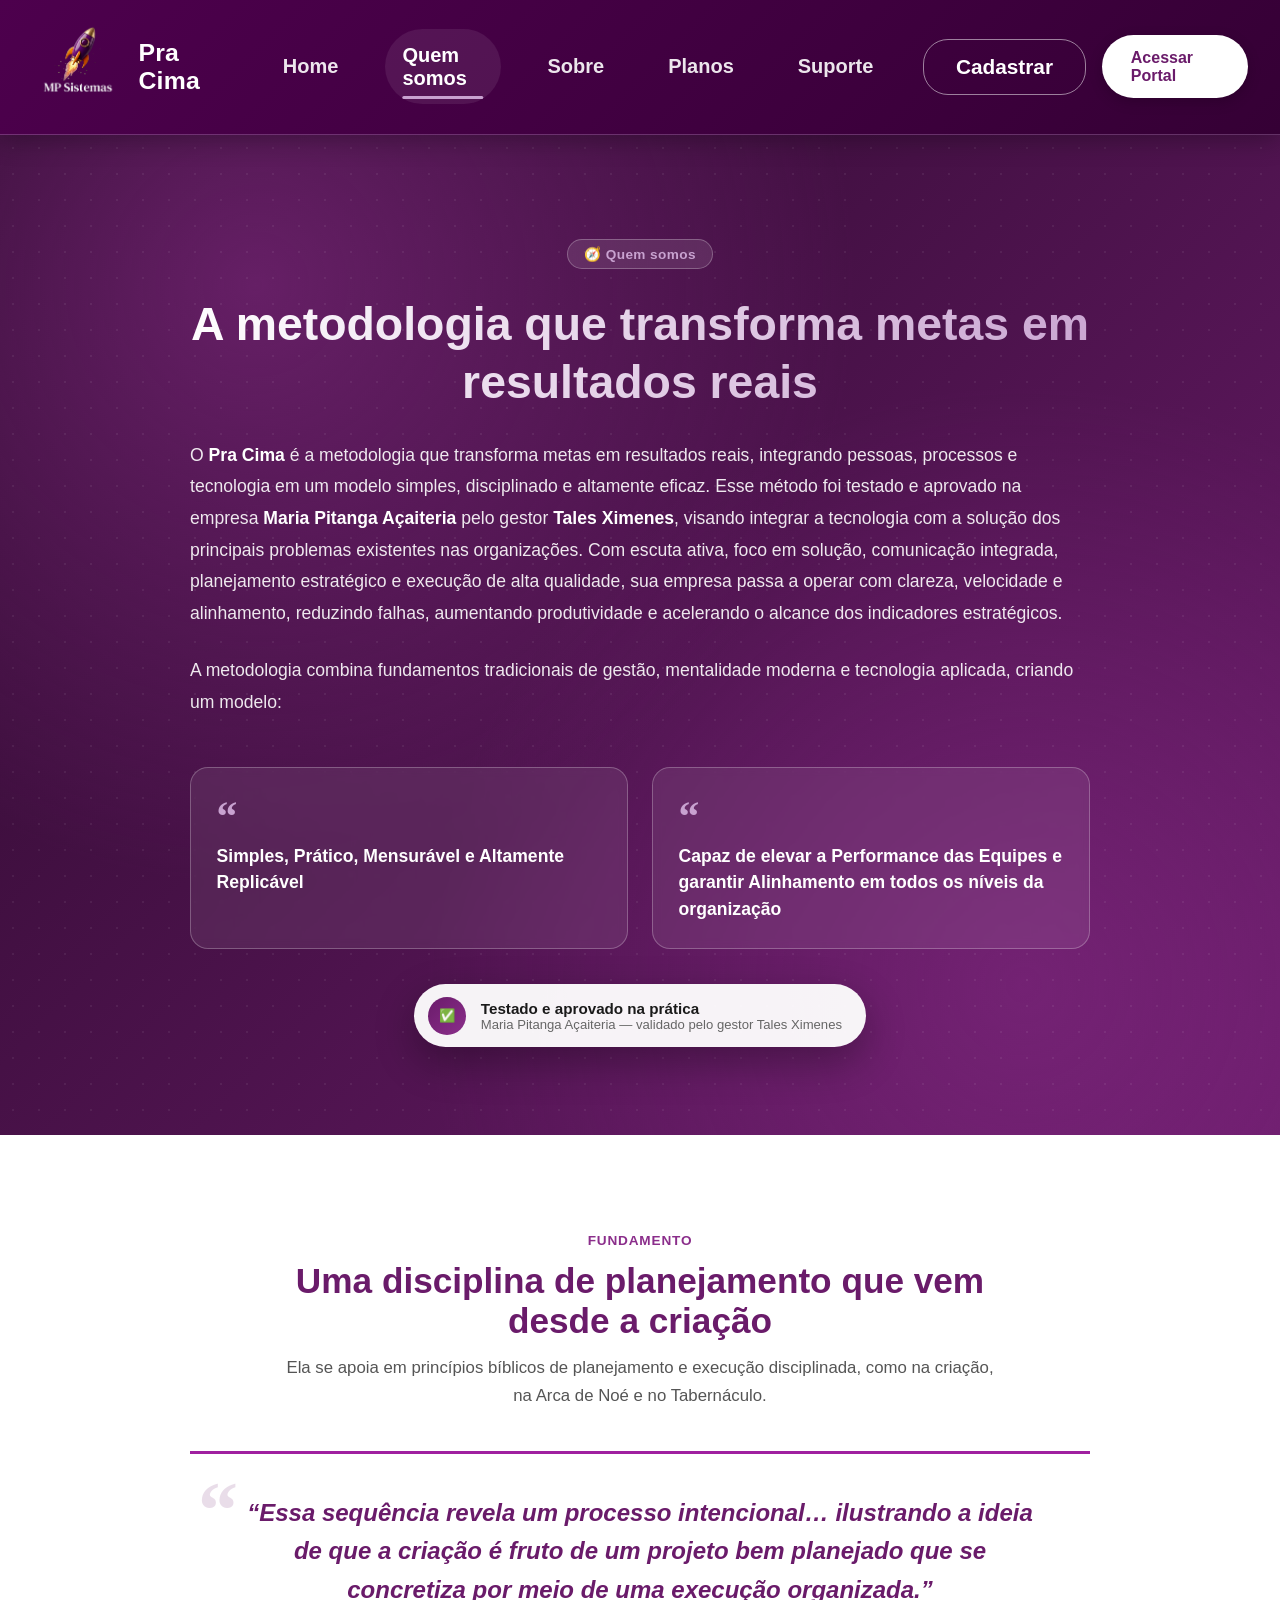
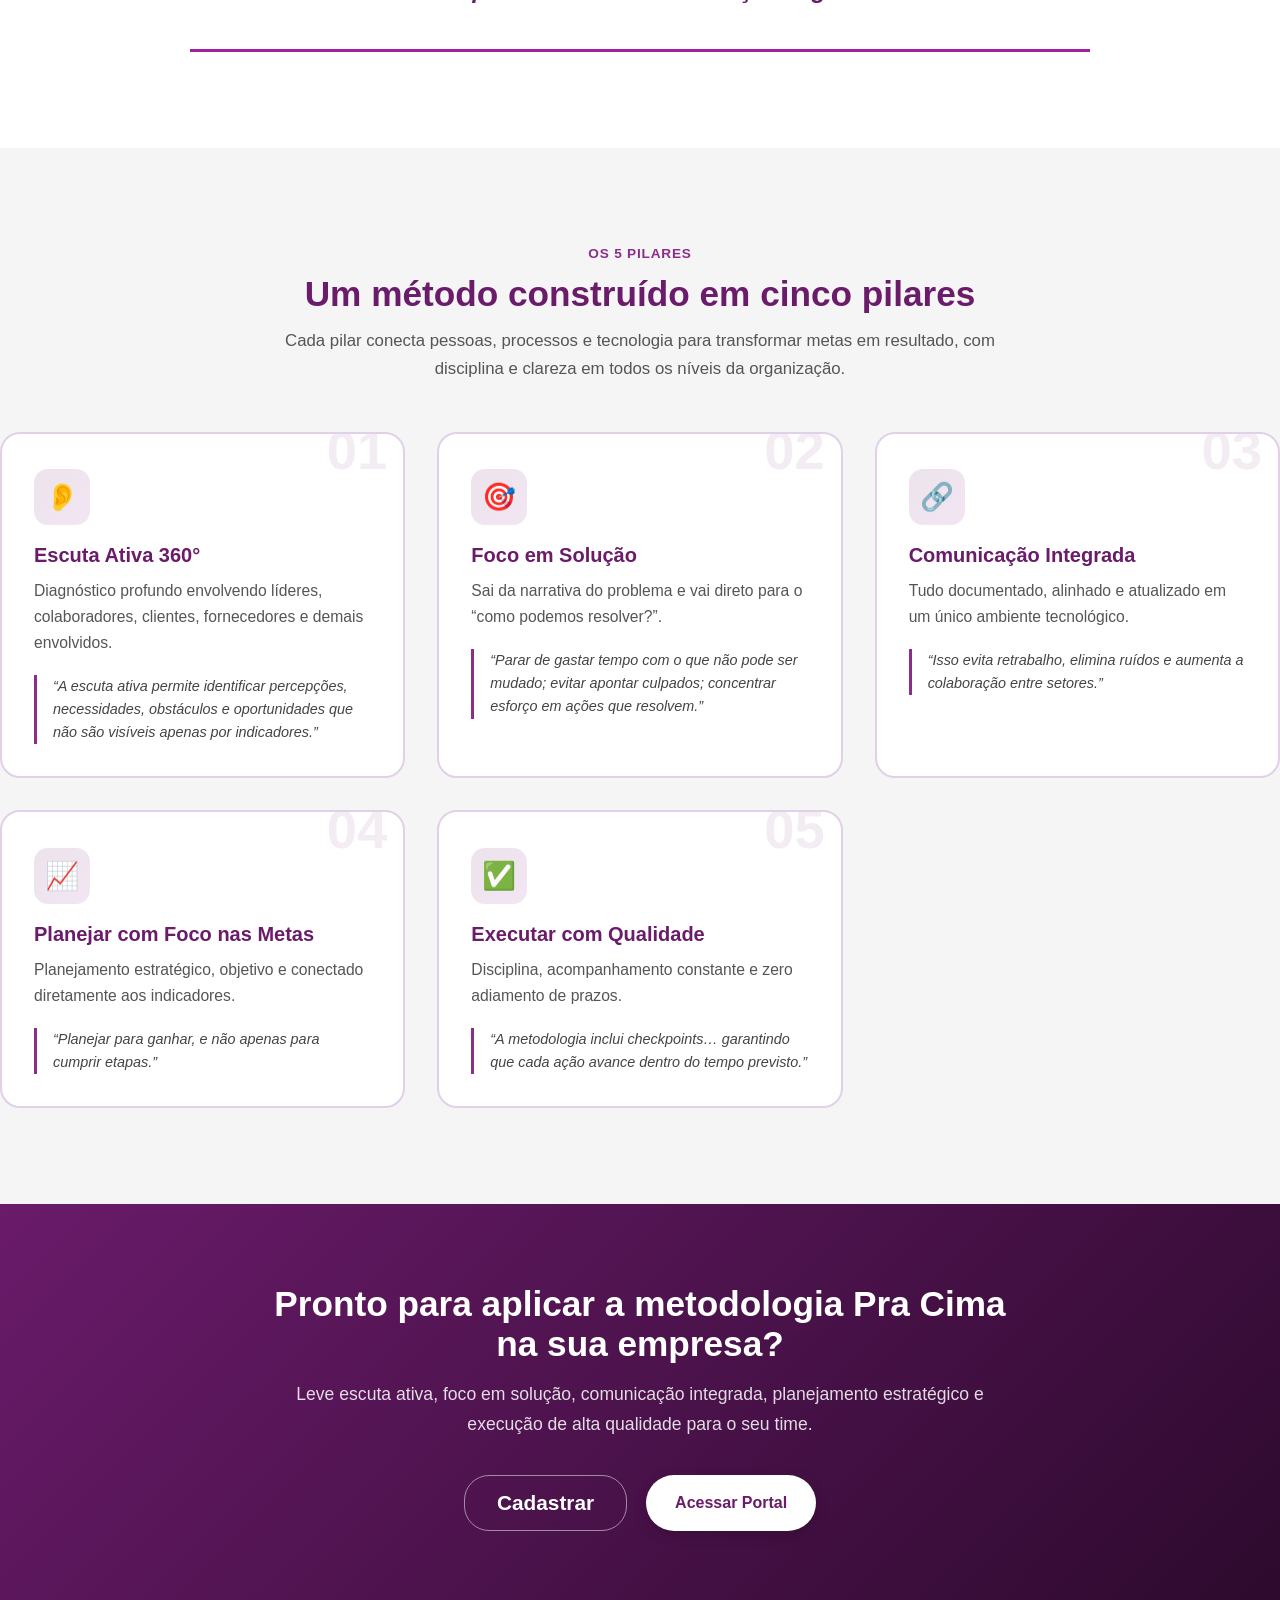
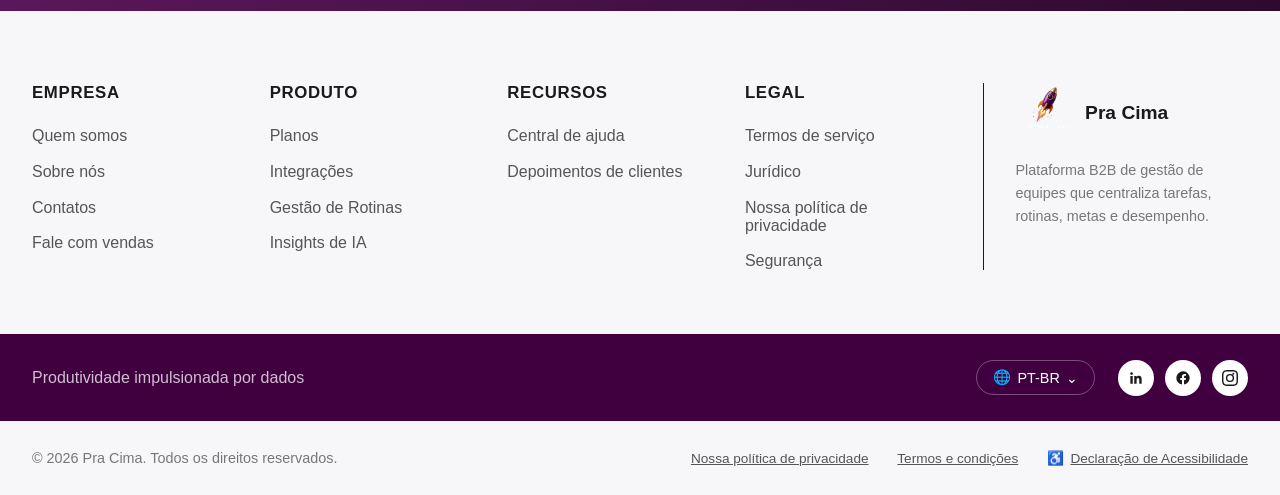
<file: quemsomos.html>
<!DOCTYPE html>
<html lang="pt-BR">
<head>
    <meta charset="UTF-8">
    <meta name="viewport" content="width=device-width, initial-scale=1.0">
    <title>Quem Somos | Pra Cima — A Metodologia</title>
    <link rel="stylesheet" href="style.css">
    <link rel="stylesheet" href="hero-styles.css">
    <link rel="stylesheet" href="sobre-styles.css">
    <link rel="stylesheet" href="quemsomos-styles.css">
</head>
<body>
    <!-- Header e Navegação -->
    <header class="header">
        <div class="container header-inner">
            <a href="index.html#home" class="logo">
                <img src="img/pracima.png" alt="Pra Cima Logo">
                <span>Pra Cima</span>
            </a>

            <nav class="navbar">
                <a href="index.html#home" class="nav-link">Home</a>
                <a href="quemsomos.html" class="nav-link active">Quem somos</a>
                <a href="sobre.html" class="nav-link">Sobre</a>
                <a href="index.html#planos" class="nav-link">Planos</a>
                <a href="index.html#contatos" class="nav-link">Suporte</a>
            </nav>

            <div class="header-actions">
                <a href="logincadastro/login_maria_pitanga.html#cadastro" class="btn-cadastro">Cadastrar</a>
                <a href="logincadastro/login_maria_pitanga.html" class="btn-portal">Acessar Portal</a>
            </div>
        </div>
    </header>

    <!-- Hero Quem Somos -->
    <section class="quem-hero">
        <div class="container quem-hero-content">
            <span class="about-eyebrow">🧭 Quem somos</span>
            <h1>A metodologia que transforma metas em resultados reais</h1>

            <p class="quem-hero-lead">
                O <strong>Pra Cima</strong> é a metodologia que transforma metas em resultados reais, integrando
                pessoas, processos e tecnologia em um modelo simples, disciplinado e altamente eficaz. Esse método
                foi testado e aprovado na empresa <strong>Maria Pitanga Açaiteria</strong> pelo gestor
                <strong>Tales Ximenes</strong>, visando integrar a tecnologia com a solução dos principais problemas
                existentes nas organizações. Com escuta ativa, foco em solução, comunicação integrada, planejamento
                estratégico e execução de alta qualidade, sua empresa passa a operar com clareza, velocidade e
                alinhamento, reduzindo falhas, aumentando produtividade e acelerando o alcance dos indicadores
                estratégicos.
            </p>

            <p class="quem-hero-lead">
                A metodologia combina fundamentos tradicionais de gestão, mentalidade moderna e tecnologia aplicada,
                criando um modelo:
            </p>

            <div class="quem-quote-row">
                <blockquote class="quem-quote">
                    <span class="quem-quote-mark">“</span>
                    Simples, Prático, Mensurável e Altamente Replicável
                </blockquote>
                <blockquote class="quem-quote">
                    <span class="quem-quote-mark">“</span>
                    Capaz de elevar a Performance das Equipes e garantir Alinhamento em todos os níveis da organização
                </blockquote>
            </div>

            <div class="quem-case">
                <span class="quem-case-icon">✅</span>
                <div>
                    <strong>Testado e aprovado na prática</strong>
                    <span>Maria Pitanga Açaiteria — validado pelo gestor Tales Ximenes</span>
                </div>
            </div>
        </div>
    </section>

    <!-- Fundamento -->
    <section class="quem-foundation">
        <div class="container section-heading">
            <span class="eyebrow">Fundamento</span>
            <h2>Uma disciplina de planejamento que vem desde a criação</h2>
            <p>
                Ela se apoia em princípios bíblicos de planejamento e execução disciplinada, como na criação,
                na Arca de Noé e no Tabernáculo.
            </p>
        </div>
        <div class="container">
            <blockquote class="quem-big-quote">
                “Essa sequência revela um processo intencional… ilustrando a ideia de que a criação é fruto de um
                projeto bem planejado que se concretiza por meio de uma execução organizada.”
            </blockquote>
        </div>
    </section>

    <!-- Os 5 Pilares -->
    <section class="pillars-section">
        <div class="container section-heading">
            <span class="eyebrow">Os 5 Pilares</span>
            <h2>Um método construído em cinco pilares</h2>
            <p>
                Cada pilar conecta pessoas, processos e tecnologia para transformar metas em resultado, com
                disciplina e clareza em todos os níveis da organização.
            </p>
        </div>

        <div class="container pillars-grid">
            <div class="pillar-card">
                <span class="pillar-number">01</span>
                <div class="pillar-icon">👂</div>
                <h3>Escuta Ativa 360°</h3>
                <p>
                    Diagnóstico profundo envolvendo líderes, colaboradores, clientes, fornecedores e demais
                    envolvidos.
                </p>
                <blockquote class="pillar-quote">
                    “A escuta ativa permite identificar percepções, necessidades, obstáculos e oportunidades que
                    não são visíveis apenas por indicadores.”
                </blockquote>
            </div>

            <div class="pillar-card">
                <span class="pillar-number">02</span>
                <div class="pillar-icon">🎯</div>
                <h3>Foco em Solução</h3>
                <p>
                    Sai da narrativa do problema e vai direto para o “como podemos resolver?”.
                </p>
                <blockquote class="pillar-quote">
                    “Parar de gastar tempo com o que não pode ser mudado; evitar apontar culpados; concentrar
                    esforço em ações que resolvem.”
                </blockquote>
            </div>

            <div class="pillar-card">
                <span class="pillar-number">03</span>
                <div class="pillar-icon">🔗</div>
                <h3>Comunicação Integrada</h3>
                <p>
                    Tudo documentado, alinhado e atualizado em um único ambiente tecnológico.
                </p>
                <blockquote class="pillar-quote">
                    “Isso evita retrabalho, elimina ruídos e aumenta a colaboração entre setores.”
                </blockquote>
            </div>

            <div class="pillar-card">
                <span class="pillar-number">04</span>
                <div class="pillar-icon">📈</div>
                <h3>Planejar com Foco nas Metas</h3>
                <p>
                    Planejamento estratégico, objetivo e conectado diretamente aos indicadores.
                </p>
                <blockquote class="pillar-quote">
                    “Planejar para ganhar, e não apenas para cumprir etapas.”
                </blockquote>
            </div>

            <div class="pillar-card">
                <span class="pillar-number">05</span>
                <div class="pillar-icon">✅</div>
                <h3>Executar com Qualidade</h3>
                <p>
                    Disciplina, acompanhamento constante e zero adiamento de prazos.
                </p>
                <blockquote class="pillar-quote">
                    “A metodologia inclui checkpoints… garantindo que cada ação avance dentro do tempo previsto.”
                </blockquote>
            </div>
        </div>
    </section>

    <!-- CTA final -->
    <section class="about-cta">
        <div class="container">
            <h2>Pronto para aplicar a metodologia Pra Cima na sua empresa?</h2>
            <p>Leve escuta ativa, foco em solução, comunicação integrada, planejamento estratégico e execução de alta qualidade para o seu time.</p>
            <div class="about-cta-actions">
                <a href="logincadastro/login_maria_pitanga.html#cadastro" class="btn-cadastro">Cadastrar</a>
                <a href="logincadastro/login_maria_pitanga.html" class="btn-portal">Acessar Portal</a>
            </div>
        </div>
    </section>

    <!-- Footer -->
    <footer class="footer">
        <div class="footer-columns-wrap container">
            <div class="footer-col">
                <h4 class="footer-col-title">Empresa</h4>
                <a href="quemsomos.html" class="footer-link">Quem somos</a>
                <a href="sobre.html" class="footer-link">Sobre nós</a>
                <a href="index.html#contatos" class="footer-link">Contatos</a>
                <a href="#" class="footer-link">Fale com vendas</a>
            </div>

            <div class="footer-col">
                <h4 class="footer-col-title">Produto</h4>
                <a href="index.html#planos" class="footer-link">Planos</a>
                <a href="#" class="footer-link">Integrações</a>
                <a href="#" class="footer-link">Gestão de Rotinas</a>
                <a href="#" class="footer-link">Insights de IA</a>
            </div>

            <div class="footer-col">
                <h4 class="footer-col-title">Recursos</h4>
                <a href="#" class="footer-link">Central de ajuda</a>
                <a href="#" class="footer-link">Depoimentos de clientes</a>
            </div>

            <div class="footer-col">
                <h4 class="footer-col-title">Legal</h4>
                <a href="#" class="footer-link">Termos de serviço</a>
                <a href="#" class="footer-link">Jurídico</a>
                <a href="#" class="footer-link">Nossa política de privacidade</a>
                <a href="#" class="footer-link">Segurança</a>
            </div>

            <div class="footer-col footer-col-brand">
                <a href="index.html#home" class="footer-brand">
                    <img src="img/pracima.png" alt="Pra Cima Logo">
                    <span>Pra Cima</span>
                </a>
                <p class="footer-brand-desc">Plataforma B2B de gestão de equipes que centraliza tarefas, rotinas, metas e desempenho.</p>
            </div>
        </div>

        <div class="footer-brandbar">
            <div class="footer-brandbar-inner container">
                <span class="footer-brand-tagline">Produtividade impulsionada por dados</span>

                <div class="footer-brandbar-right">
                    <div class="footer-lang">
                        <span aria-hidden="true">🌐</span>
                        <span>PT-BR</span>
                        <span aria-hidden="true">⌄</span>
                    </div>

                    <div class="footer-socials">
                        <a href="#" class="footer-social-link" aria-label="LinkedIn">
                            <svg viewBox="0 0 24 24" width="16" height="16" fill="currentColor"><path d="M20.45 20.45h-3.55v-5.57c0-1.33-.02-3.03-1.85-3.03-1.85 0-2.14 1.45-2.14 2.94v5.66H9.36V9h3.41v1.56h.05c.48-.9 1.64-1.85 3.37-1.85 3.6 0 4.27 2.37 4.27 5.45v6.29zM5.34 7.43a2.06 2.06 0 1 1 0-4.12 2.06 2.06 0 0 1 0 4.12zM7.12 20.45H3.56V9h3.56v11.45z"/></svg>
                        </a>
                        <a href="#" class="footer-social-link" aria-label="Facebook">
                            <svg viewBox="0 0 24 24" width="16" height="16" fill="currentColor"><path d="M22 12a10 10 0 1 0-11.56 9.88v-6.99H7.9V12h2.54V9.8c0-2.5 1.49-3.89 3.78-3.89 1.1 0 2.24.2 2.24.2v2.46H15.2c-1.24 0-1.63.77-1.63 1.56V12h2.78l-.44 2.89h-2.34v6.99A10 10 0 0 0 22 12z"/></svg>
                        </a>
                        <a href="#" class="footer-social-link" aria-label="Instagram">
                            <svg viewBox="0 0 24 24" width="16" height="16" fill="currentColor"><path d="M12 2.16c3.2 0 3.58.01 4.85.07 1.17.05 1.8.25 2.22.41.56.22.96.48 1.38.9.42.42.68.82.9 1.38.16.42.36 1.05.41 2.22.06 1.27.07 1.65.07 4.85s-.01 3.58-.07 4.85c-.05 1.17-.25 1.8-.41 2.22-.22.56-.48.96-.9 1.38-.42.42-.82.68-1.38.9-.42.16-1.05.36-2.22.41-1.27.06-1.65.07-4.85.07s-3.58-.01-4.85-.07c-1.17-.05-1.8-.25-2.22-.41-.56-.22-.96-.48-1.38-.9-.42-.42-.68-.82-.9-1.38-.16-.42-.36-1.05-.41-2.22-.06-1.27-.07-1.65-.07-4.85s.01-3.58.07-4.85c.05-1.17.25-1.8.41-2.22.22-.56.48-.96.9-1.38.42-.42.82-.68 1.38-.9.42-.16 1.05-.36 2.22-.41 1.27-.06 1.65-.07 4.85-.07zM12 0C8.74 0 8.33.01 7.05.07c-1.28.06-2.15.26-2.91.56-.79.31-1.46.72-2.13 1.38-.66.67-1.07 1.34-1.38 2.13-.3.76-.5 1.63-.56 2.91C.01 8.33 0 8.74 0 12s.01 3.67.07 4.95c.06 1.28.26 2.15.56 2.91.31.79.72 1.46 1.38 2.13.67.66 1.34 1.07 2.13 1.38.76.3 1.63.5 2.91.56 1.28.06 1.69.07 4.95.07s3.67-.01 4.95-.07c1.28-.06 2.15-.26 2.91-.56.79-.31 1.46-.72 2.13-1.38.66-.67 1.07-1.34 1.38-2.13.3-.76.5-1.63.56-2.91.06-1.28.07-1.69.07-4.95s-.01-3.67-.07-4.95c-.06-1.28-.26-2.15-.56-2.91-.31-.79-.72-1.46-1.38-2.13-.67-.66-1.34-1.07-2.13-1.38-.76-.3-1.63-.5-2.91-.56C15.67.01 15.26 0 12 0zm0 5.84A6.16 6.16 0 1 0 12 18.16 6.16 6.16 0 0 0 12 5.84zm0 10.16A4 4 0 1 1 12 8a4 4 0 0 1 0 8zm6.41-10.44a1.44 1.44 0 1 1-2.88 0 1.44 1.44 0 0 1 2.88 0z"/></svg>
                        </a>
                    </div>
                </div>
            </div>
        </div>

        <div class="footer-bottom container">
            <p class="footer-copy">© 2026 Pra Cima. Todos os direitos reservados.</p>

            <div class="footer-bottom-links">
                <a href="#" class="footer-legal-link">Nossa política de privacidade</a>
                <a href="#" class="footer-legal-link">Termos e condições</a>
                <span class="footer-legal-a11y">
                    <span aria-hidden="true">♿</span>
                    <a href="#" class="footer-legal-link">Declaração de Acessibilidade</a>
                </span>
            </div>
        </div>
    </footer>
</body>
</html>
</file>
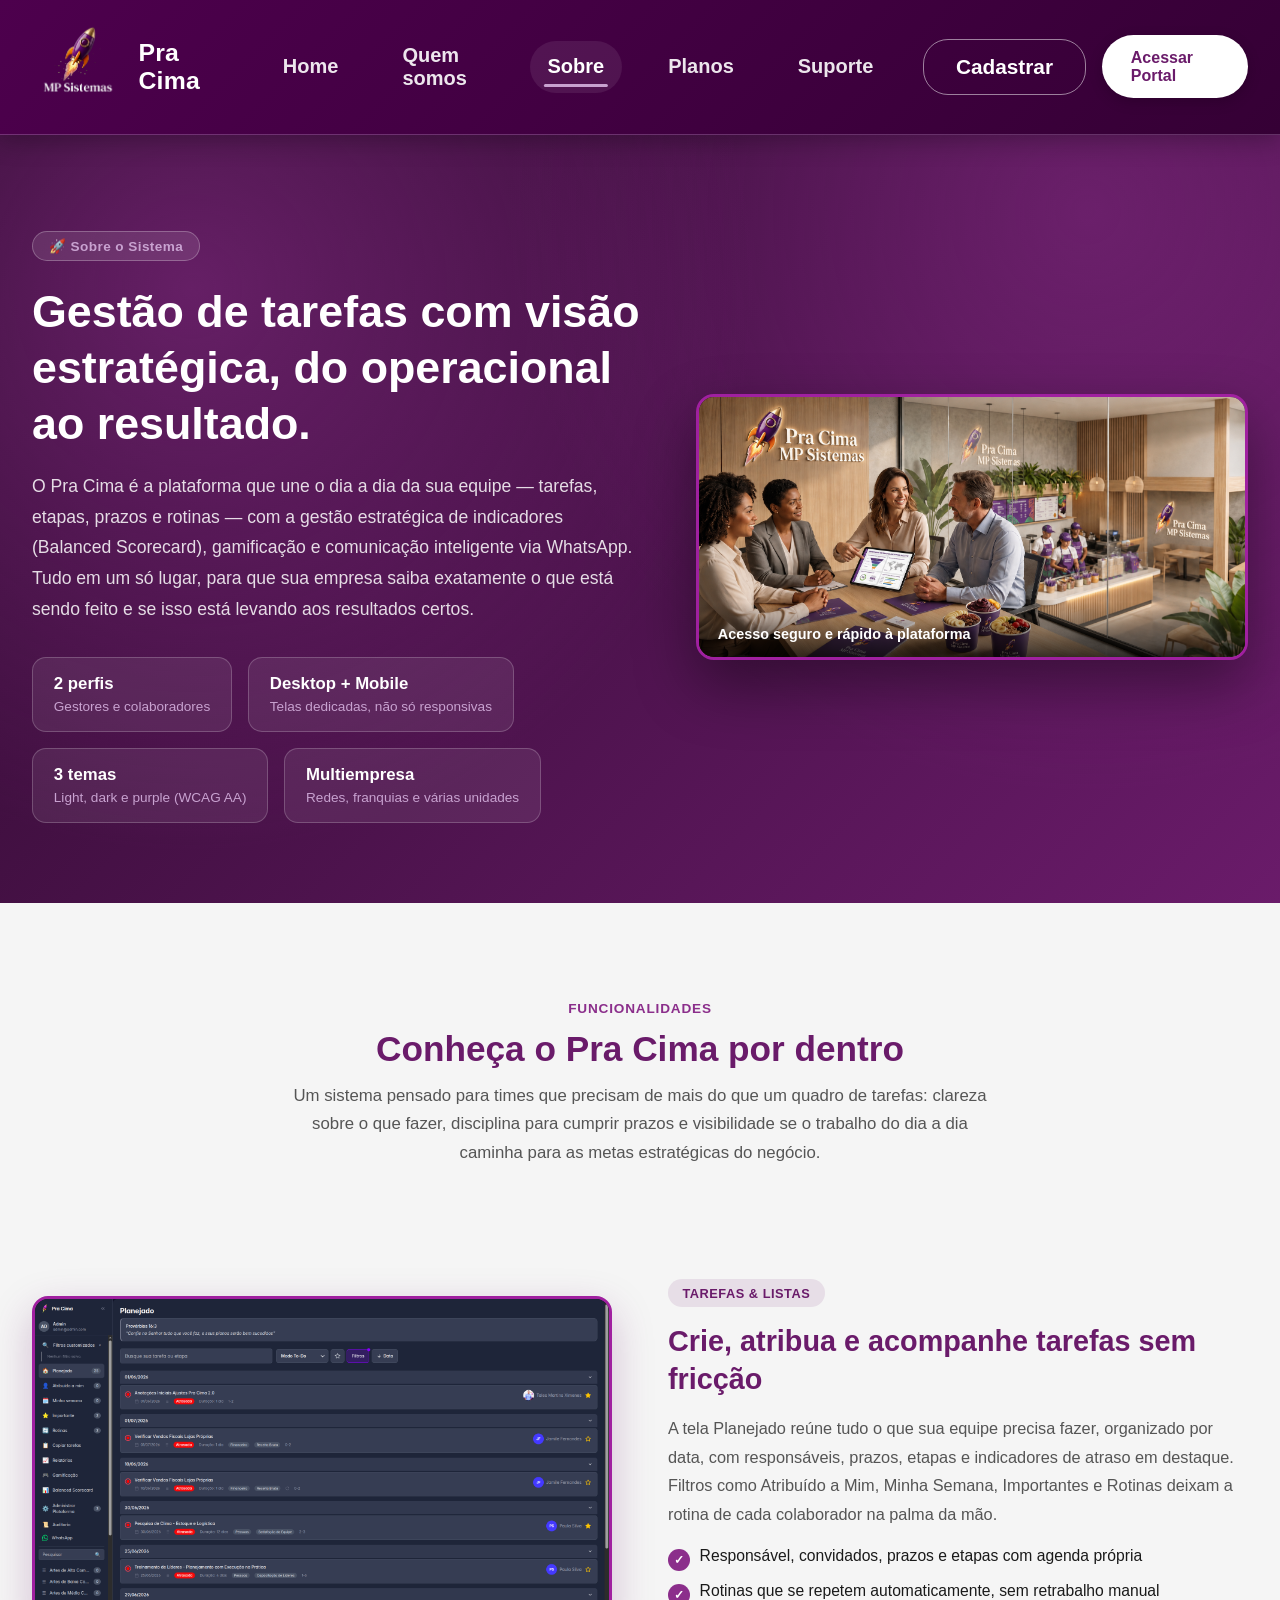
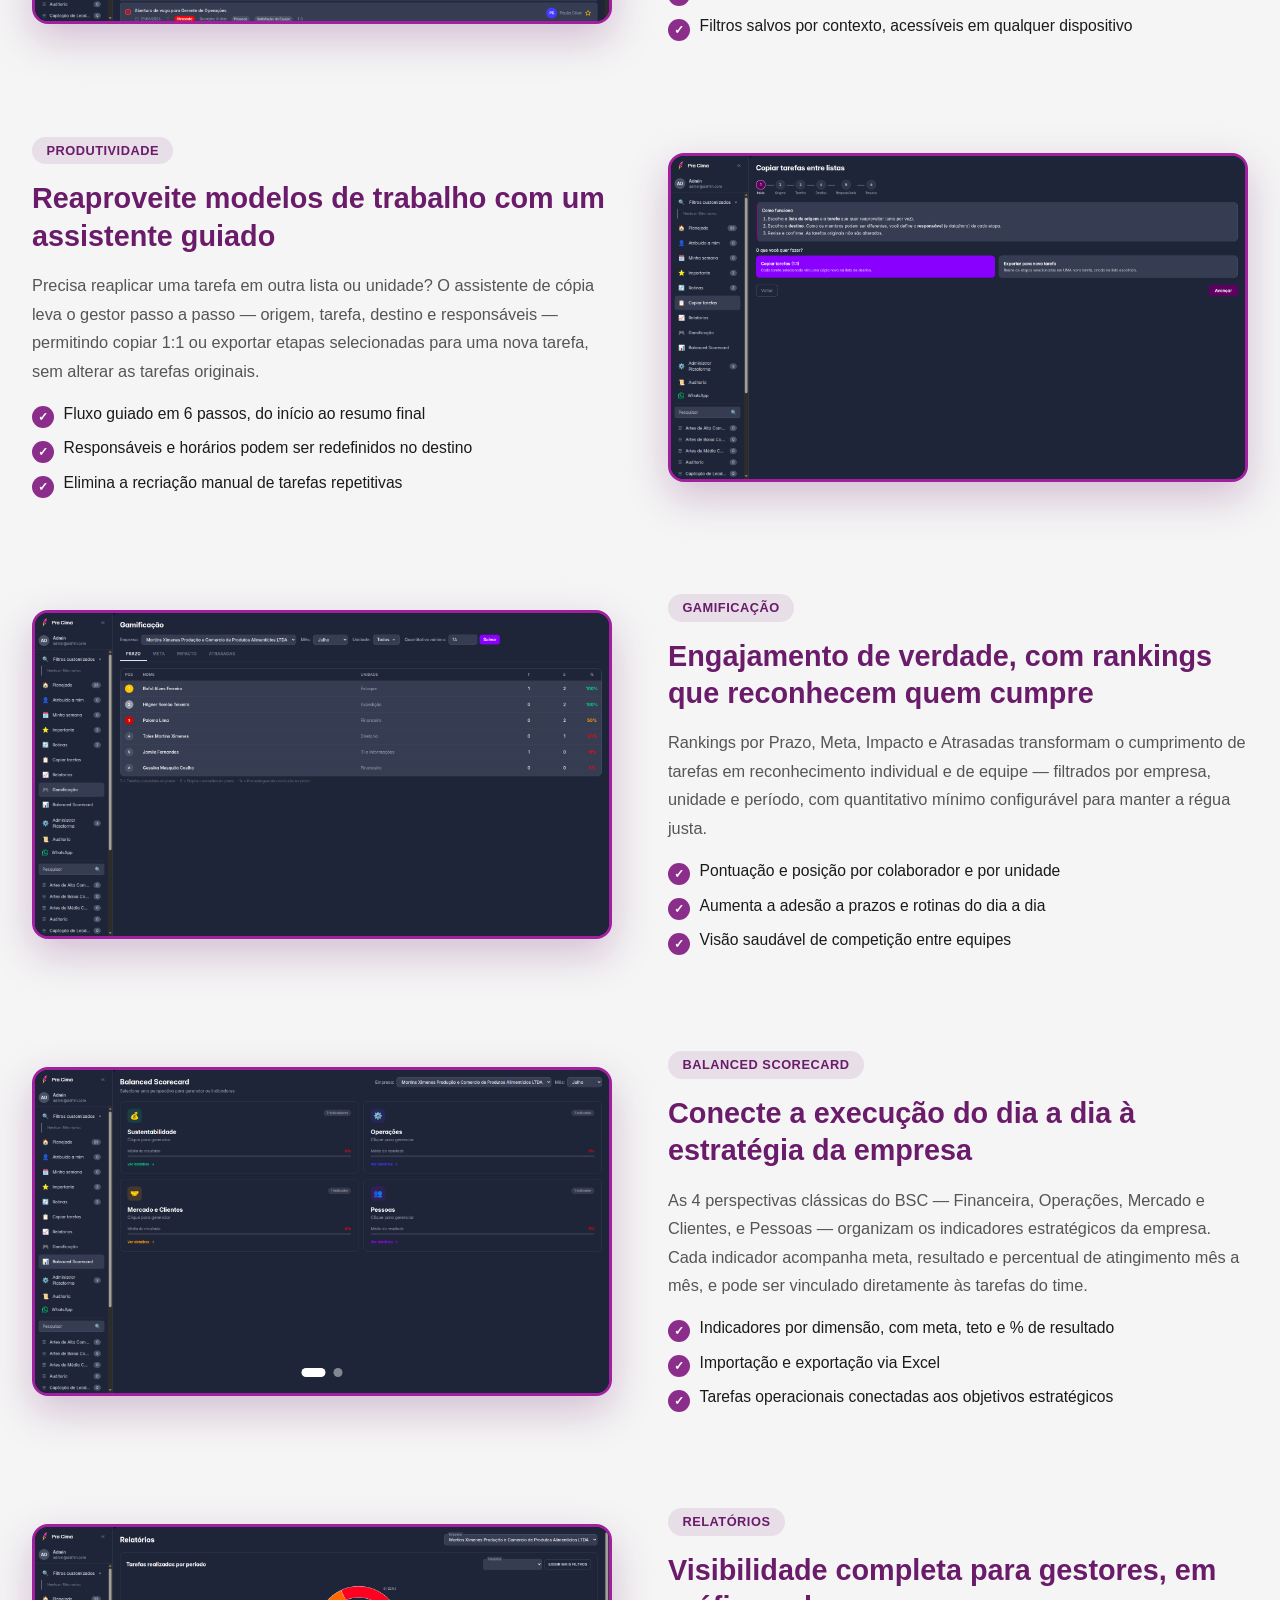
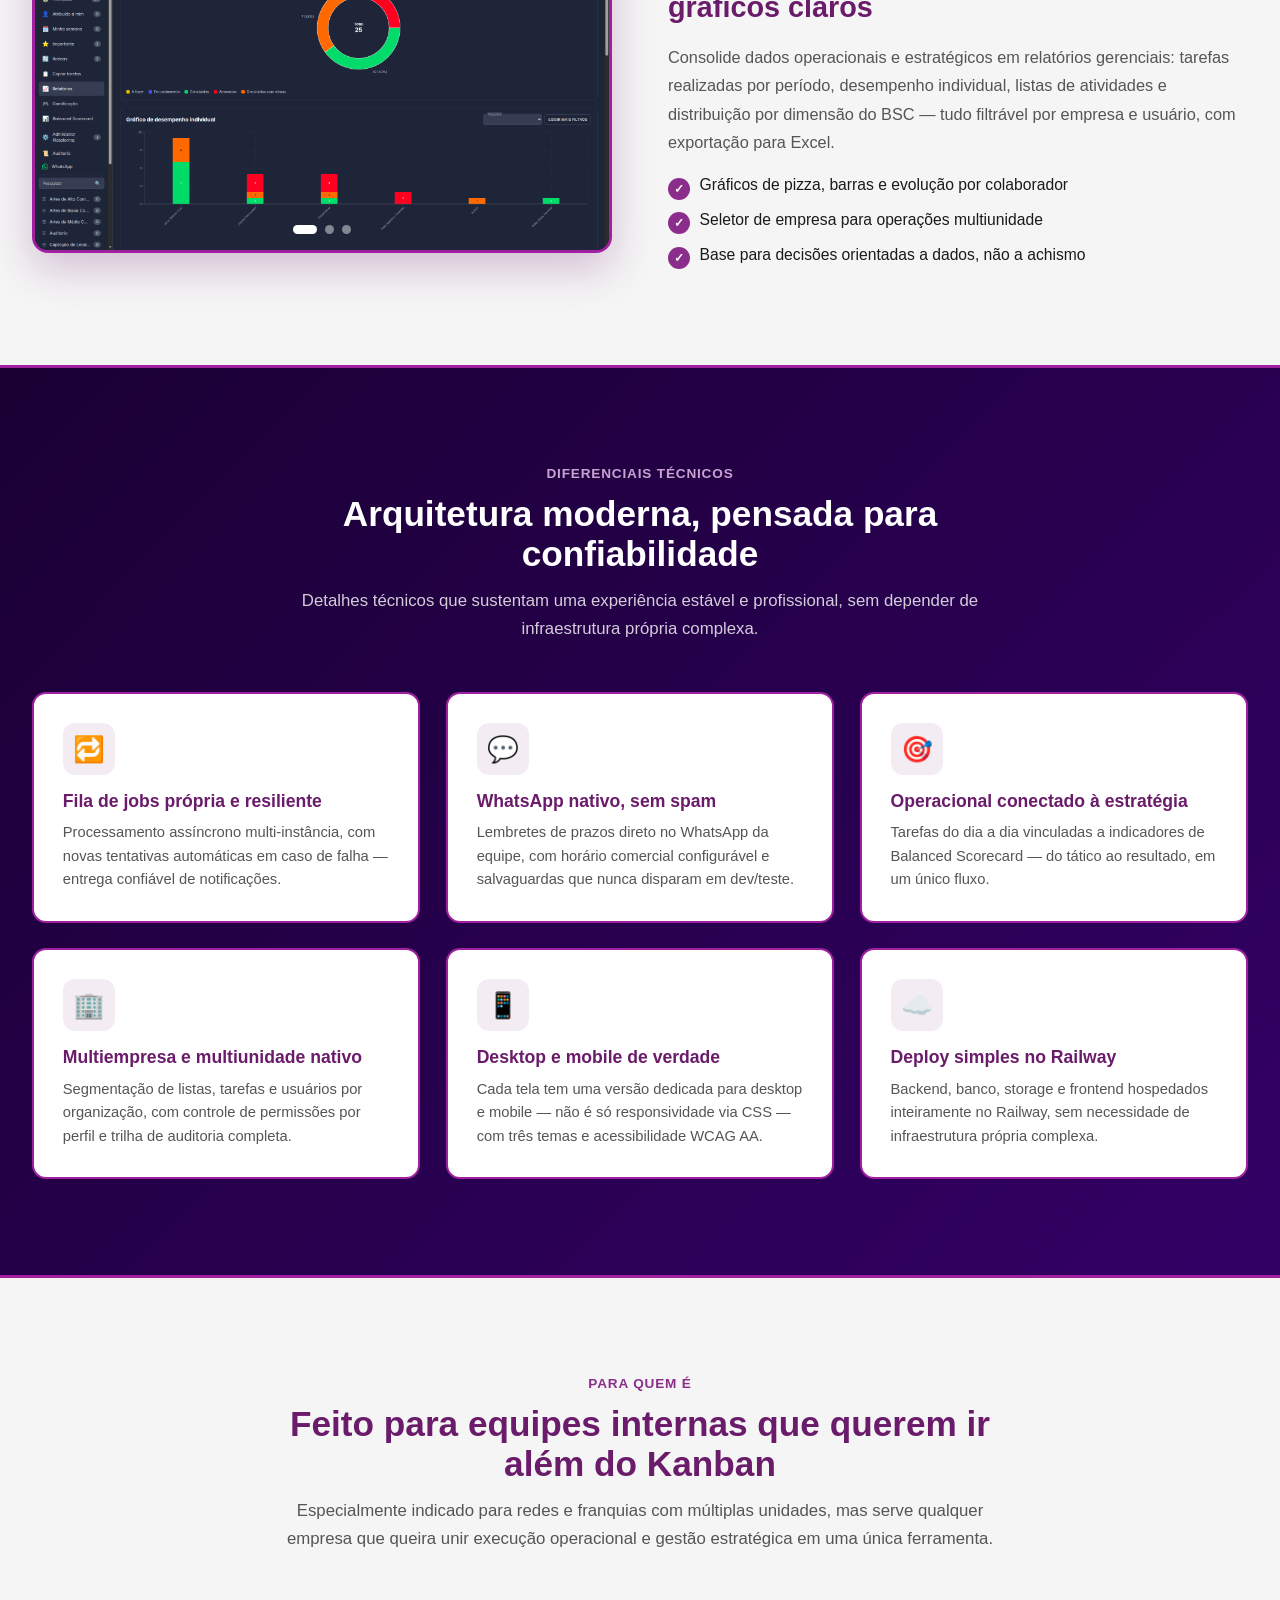
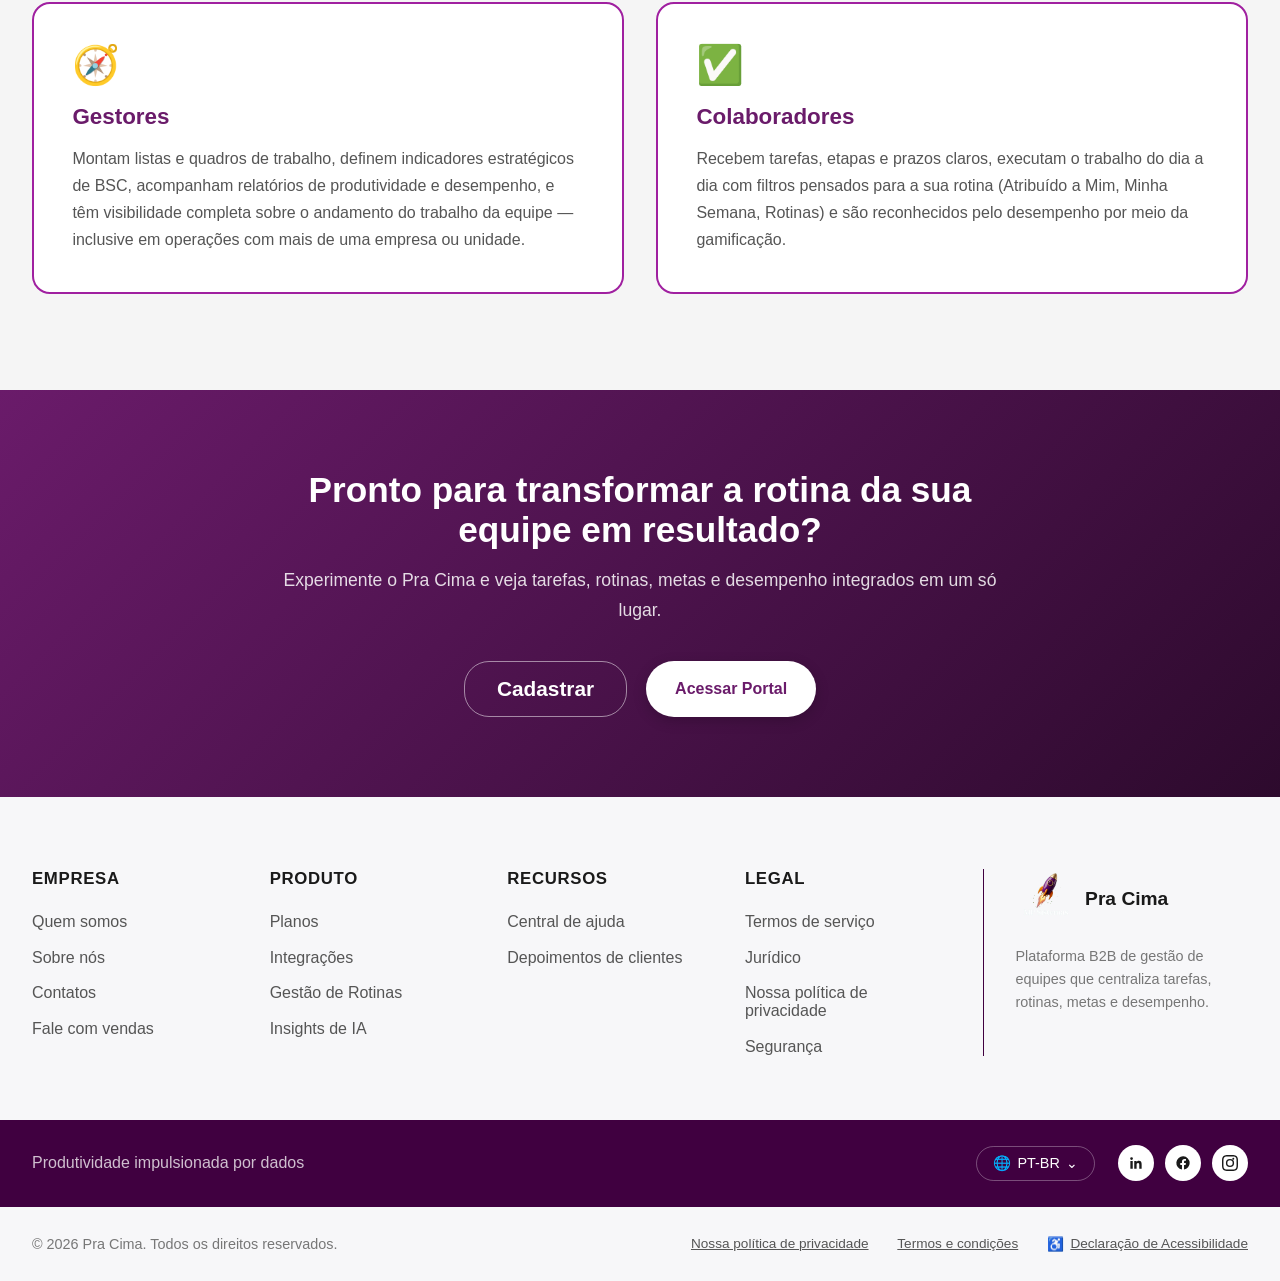
<file: sobre.html>
<!DOCTYPE html>
<html lang="pt-BR">
<head>
    <meta charset="UTF-8">
    <meta name="viewport" content="width=device-width, initial-scale=1.0">
    <title>Sobre o Pra Cima | Gestão de Tarefas com Visão Estratégica</title>
    <link rel="stylesheet" href="style.css">
    <link rel="stylesheet" href="hero-styles.css">
    <link rel="stylesheet" href="sobre-styles.css">
</head>
<body>
    <!-- Header e Navegação -->
    <header class="header">
        <div class="container header-inner">
            <a href="index.html#home" class="logo">
                <img src="img/pracima.png" alt="Pra Cima Logo">
                <span>Pra Cima</span>
            </a>

            <nav class="navbar">
                <a href="index.html#home" class="nav-link">Home</a>
                <a href="quemsomos.html" class="nav-link">Quem somos</a>
                <a href="sobre.html" class="nav-link active">Sobre</a>
                <a href="index.html#planos" class="nav-link">Planos</a>
                <a href="index.html#contatos" class="nav-link">Suporte</a>
            </nav>

            <div class="header-actions">
                <a href="logincadastro/login_maria_pitanga.html#cadastro" class="btn-cadastro">Cadastrar</a>
                <a href="logincadastro/login_maria_pitanga.html" class="btn-portal">Acessar Portal</a>
            </div>
        </div>
    </header>

    <!-- Hero Sobre -->
    <section class="about-hero" id="home">
        <div class="container about-hero-content">
            <div class="about-hero-text">
                <span class="about-eyebrow">🚀 Sobre o Sistema</span>
                <h1>Gestão de tarefas com visão estratégica, do operacional ao resultado.</h1>
                <p>
                    O Pra Cima é a plataforma que une o dia a dia da sua equipe — tarefas, etapas, prazos e rotinas —
                    com a gestão estratégica de indicadores (Balanced Scorecard), gamificação e comunicação inteligente
                    via WhatsApp. Tudo em um só lugar, para que sua empresa saiba exatamente o que está sendo feito e
                    se isso está levando aos resultados certos.
                </p>
                <div class="about-badges">
                    <div class="about-badge">
                        <strong>2 perfis</strong>
                        <span>Gestores e colaboradores</span>
                    </div>
                    <div class="about-badge">
                        <strong>Desktop + Mobile</strong>
                        <span>Telas dedicadas, não só responsivas</span>
                    </div>
                    <div class="about-badge">
                        <strong>3 temas</strong>
                        <span>Light, dark e purple (WCAG AA)</span>
                    </div>
                    <div class="about-badge">
                        <strong>Multiempresa</strong>
                        <span>Redes, franquias e várias unidades</span>
                    </div>
                </div>
            </div>

            <div class="about-hero-shot">
                <img src="logincadastro/fundo.png" alt="Tela de login do Pra Cima">
                <div class="about-hero-shot-caption">Acesso seguro e rápido à plataforma</div>
            </div>
        </div>
    </section>

    <!-- Módulos -->
    <section class="modules-section">
        <div class="container">
            <div class="section-heading">
                <span class="eyebrow">Funcionalidades</span>
                <h2>Conheça o Pra Cima por dentro</h2>
                <p>
                    Um sistema pensado para times que precisam de mais do que um quadro de tarefas: clareza sobre o
                    que fazer, disciplina para cumprir prazos e visibilidade se o trabalho do dia a dia caminha para
                    as metas estratégicas do negócio.
                </p>
            </div>

            <!-- Planejamento / Tarefas -->
            <div class="module-row">
                <div class="module-image">
                    <img src="assets/sistemas.png" alt="Tela Planejado, com lista de tarefas organizadas por data">
                </div>
                <div class="module-text">
                    <span class="module-tag">Tarefas &amp; Listas</span>
                    <h3>Crie, atribua e acompanhe tarefas sem fricção</h3>
                    <p>
                        A tela Planejado reúne tudo o que sua equipe precisa fazer, organizado por data, com
                        responsáveis, prazos, etapas e indicadores de atraso em destaque. Filtros como
                        Atribuído a Mim, Minha Semana, Importantes e Rotinas deixam a rotina de cada colaborador
                        na palma da mão.
                    </p>
                    <ul class="module-list">
                        <li>Responsável, convidados, prazos e etapas com agenda própria</li>
                        <li>Rotinas que se repetem automaticamente, sem retrabalho manual</li>
                        <li>Filtros salvos por contexto, acessíveis em qualquer dispositivo</li>
                    </ul>
                </div>
            </div>

            <!-- Copiar tarefas -->
            <div class="module-row reverse">
                <div class="module-image">
                    <img src="assets/sistema.png" alt="Assistente de cópia de tarefas entre listas">
                </div>
                <div class="module-text">
                    <span class="module-tag">Produtividade</span>
                    <h3>Reaproveite modelos de trabalho com um assistente guiado</h3>
                    <p>
                        Precisa reaplicar uma tarefa em outra lista ou unidade? O assistente de cópia leva o gestor
                        passo a passo — origem, tarefa, destino e responsáveis — permitindo copiar 1:1 ou exportar
                        etapas selecionadas para uma nova tarefa, sem alterar as tarefas originais.
                    </p>
                    <ul class="module-list">
                        <li>Fluxo guiado em 6 passos, do início ao resumo final</li>
                        <li>Responsáveis e horários podem ser redefinidos no destino</li>
                        <li>Elimina a recriação manual de tarefas repetitivas</li>
                    </ul>
                </div>
            </div>

            <!-- Gamificação -->
            <div class="module-row">
                <div class="module-image">
                    <img src="assets/sistema1.png" alt="Ranking de gamificação por prazo, com pontuação por colaborador">
                </div>
                <div class="module-text">
                    <span class="module-tag">Gamificação</span>
                    <h3>Engajamento de verdade, com rankings que reconhecem quem cumpre</h3>
                    <p>
                        Rankings por Prazo, Meta, Impacto e Atrasadas transformam o cumprimento de tarefas em
                        reconhecimento individual e de equipe — filtrados por empresa, unidade e período, com
                        quantitativo mínimo configurável para manter a régua justa.
                    </p>
                    <ul class="module-list">
                        <li>Pontuação e posição por colaborador e por unidade</li>
                        <li>Aumenta a adesão a prazos e rotinas do dia a dia</li>
                        <li>Visão saudável de competição entre equipes</li>
                    </ul>
                </div>
            </div>

            <!-- BSC -->
            <div class="module-row reverse">
                <div class="module-carousel" data-interval="5000">
                    <div class="carousel-track">
                        <div class="carousel-slide">
                            <img src="assets/sistema3.png" alt="Painel do Balanced Scorecard com as 4 perspectivas">
                        </div>
                        <div class="carousel-slide">
                            <img src="assets/sistema2.png" alt="Indicadores da dimensão Sustentabilidade no BSC">
                        </div>
                    </div>
                    <div class="carousel-dots">
                        <button type="button" class="carousel-dot active" aria-label="Ver slide 1"></button>
                        <button type="button" class="carousel-dot" aria-label="Ver slide 2"></button>
                    </div>
                </div>
                <div class="module-text">
                    <span class="module-tag">Balanced Scorecard</span>
                    <h3>Conecte a execução do dia a dia à estratégia da empresa</h3>
                    <p>
                        As 4 perspectivas clássicas do BSC — Financeira, Operações, Mercado e Clientes, e Pessoas —
                        organizam os indicadores estratégicos da empresa. Cada indicador acompanha meta, resultado
                        e percentual de atingimento mês a mês, e pode ser vinculado diretamente às tarefas do time.
                    </p>
                    <ul class="module-list">
                        <li>Indicadores por dimensão, com meta, teto e % de resultado</li>
                        <li>Importação e exportação via Excel</li>
                        <li>Tarefas operacionais conectadas aos objetivos estratégicos</li>
                    </ul>
                </div>
            </div>

            <!-- Relatórios -->
            <div class="module-row">
                <div class="module-carousel" data-interval="5000">
                    <div class="carousel-track">
                        <div class="carousel-slide">
                            <img src="assets/sistema4.png" alt="Gráfico de tarefas realizadas por período nos relatórios">
                        </div>
                        <div class="carousel-slide">
                            <img src="assets/sistema5.png" alt="Gráfico de desempenho individual e listas de atividades">
                        </div>
                        <div class="carousel-slide">
                            <img src="assets/sistema6.png" alt="Distribuição de tarefas por dimensão BSC nos relatórios">
                        </div>
                    </div>
                    <div class="carousel-dots">
                        <button type="button" class="carousel-dot active" aria-label="Ver slide 1"></button>
                        <button type="button" class="carousel-dot" aria-label="Ver slide 2"></button>
                        <button type="button" class="carousel-dot" aria-label="Ver slide 3"></button>
                    </div>
                </div>
                <div class="module-text">
                    <span class="module-tag">Relatórios</span>
                    <h3>Visibilidade completa para gestores, em gráficos claros</h3>
                    <p>
                        Consolide dados operacionais e estratégicos em relatórios gerenciais: tarefas realizadas por
                        período, desempenho individual, listas de atividades e distribuição por dimensão do BSC —
                        tudo filtrável por empresa e usuário, com exportação para Excel.
                    </p>
                    <ul class="module-list">
                        <li>Gráficos de pizza, barras e evolução por colaborador</li>
                        <li>Seletor de empresa para operações multiunidade</li>
                        <li>Base para decisões orientadas a dados, não a achismo</li>
                    </ul>
                </div>
            </div>
        </div>
    </section>

    <!-- Diferenciais técnicos -->
    <section class="diff-section">
        <div class="container">
            <div class="section-heading">
                <span class="eyebrow">Diferenciais técnicos</span>
                <h2>Arquitetura moderna, pensada para confiabilidade</h2>
                <p>Detalhes técnicos que sustentam uma experiência estável e profissional, sem depender de infraestrutura própria complexa.</p>
            </div>

            <div class="diff-grid">
                <div class="diff-card">
                    <div class="diff-icon">🔁</div>
                    <h4>Fila de jobs própria e resiliente</h4>
                    <p>Processamento assíncrono multi-instância, com novas tentativas automáticas em caso de falha — entrega confiável de notificações.</p>
                </div>
                <div class="diff-card">
                    <div class="diff-icon">💬</div>
                    <h4>WhatsApp nativo, sem spam</h4>
                    <p>Lembretes de prazos direto no WhatsApp da equipe, com horário comercial configurável e salvaguardas que nunca disparam em dev/teste.</p>
                </div>
                <div class="diff-card">
                    <div class="diff-icon">🎯</div>
                    <h4>Operacional conectado à estratégia</h4>
                    <p>Tarefas do dia a dia vinculadas a indicadores de Balanced Scorecard — do tático ao resultado, em um único fluxo.</p>
                </div>
                <div class="diff-card">
                    <div class="diff-icon">🏢</div>
                    <h4>Multiempresa e multiunidade nativo</h4>
                    <p>Segmentação de listas, tarefas e usuários por organização, com controle de permissões por perfil e trilha de auditoria completa.</p>
                </div>
                <div class="diff-card">
                    <div class="diff-icon">📱</div>
                    <h4>Desktop e mobile de verdade</h4>
                    <p>Cada tela tem uma versão dedicada para desktop e mobile — não é só responsividade via CSS — com três temas e acessibilidade WCAG AA.</p>
                </div>
                <div class="diff-card">
                    <div class="diff-icon">☁️</div>
                    <h4>Deploy simples no Railway</h4>
                    <p>Backend, banco, storage e frontend hospedados inteiramente no Railway, sem necessidade de infraestrutura própria complexa.</p>
                </div>
            </div>
        </div>
    </section>

    <!-- Para quem é -->
    <section class="audience-section">
        <div class="container">
            <div class="section-heading">
                <span class="eyebrow">Para quem é</span>
                <h2>Feito para equipes internas que querem ir além do Kanban</h2>
                <p>Especialmente indicado para redes e franquias com múltiplas unidades, mas serve qualquer empresa que queira unir execução operacional e gestão estratégica em uma única ferramenta.</p>
            </div>

            <div class="audience-grid">
                <div class="audience-card">
                    <span class="audience-icon">🧭</span>
                    <h3>Gestores</h3>
                    <p>
                        Montam listas e quadros de trabalho, definem indicadores estratégicos de BSC, acompanham
                        relatórios de produtividade e desempenho, e têm visibilidade completa sobre o andamento
                        do trabalho da equipe — inclusive em operações com mais de uma empresa ou unidade.
                    </p>
                </div>
                <div class="audience-card">
                    <span class="audience-icon">✅</span>
                    <h3>Colaboradores</h3>
                    <p>
                        Recebem tarefas, etapas e prazos claros, executam o trabalho do dia a dia com filtros
                        pensados para a sua rotina (Atribuído a Mim, Minha Semana, Rotinas) e são reconhecidos
                        pelo desempenho por meio da gamificação.
                    </p>
                </div>
            </div>
        </div>
    </section>

    <!-- CTA final -->
    <section class="about-cta">
        <div class="container">
            <h2>Pronto para transformar a rotina da sua equipe em resultado?</h2>
            <p>Experimente o Pra Cima e veja tarefas, rotinas, metas e desempenho integrados em um só lugar.</p>
            <div class="about-cta-actions">
                <a href="logincadastro/login_maria_pitanga.html#cadastro" class="btn-cadastro">Cadastrar</a>
                <a href="logincadastro/login_maria_pitanga.html" class="btn-portal">Acessar Portal</a>
            </div>
        </div>
    </section>

    <!-- Footer -->
    <footer class="footer">
        <div class="footer-columns-wrap container">
            <div class="footer-col">
                <h4 class="footer-col-title">Empresa</h4>
                <a href="quemsomos.html" class="footer-link">Quem somos</a>
                <a href="sobre.html" class="footer-link">Sobre nós</a>
                <a href="index.html#contatos" class="footer-link">Contatos</a>
                <a href="#" class="footer-link">Fale com vendas</a>
            </div>

            <div class="footer-col">
                <h4 class="footer-col-title">Produto</h4>
                <a href="index.html#planos" class="footer-link">Planos</a>
                <a href="#" class="footer-link">Integrações</a>
                <a href="#" class="footer-link">Gestão de Rotinas</a>
                <a href="#" class="footer-link">Insights de IA</a>
            </div>

            <div class="footer-col">
                <h4 class="footer-col-title">Recursos</h4>
                <a href="#" class="footer-link">Central de ajuda</a>
                <a href="#" class="footer-link">Depoimentos de clientes</a>
            </div>

            <div class="footer-col">
                <h4 class="footer-col-title">Legal</h4>
                <a href="#" class="footer-link">Termos de serviço</a>
                <a href="#" class="footer-link">Jurídico</a>
                <a href="#" class="footer-link">Nossa política de privacidade</a>
                <a href="#" class="footer-link">Segurança</a>
            </div>

            <div class="footer-col footer-col-brand">
                <a href="index.html#home" class="footer-brand">
                    <img src="img/pracima.png" alt="Pra Cima Logo">
                    <span>Pra Cima</span>
                </a>
                <p class="footer-brand-desc">Plataforma B2B de gestão de equipes que centraliza tarefas, rotinas, metas e desempenho.</p>
            </div>
        </div>

        <div class="footer-brandbar">
            <div class="footer-brandbar-inner container">
                <span class="footer-brand-tagline">Produtividade impulsionada por dados</span>

                <div class="footer-brandbar-right">
                    <div class="footer-lang">
                        <span aria-hidden="true">🌐</span>
                        <span>PT-BR</span>
                        <span aria-hidden="true">⌄</span>
                    </div>

                    <div class="footer-socials">
                        <a href="#" class="footer-social-link" aria-label="LinkedIn">
                            <svg viewBox="0 0 24 24" width="16" height="16" fill="currentColor"><path d="M20.45 20.45h-3.55v-5.57c0-1.33-.02-3.03-1.85-3.03-1.85 0-2.14 1.45-2.14 2.94v5.66H9.36V9h3.41v1.56h.05c.48-.9 1.64-1.85 3.37-1.85 3.6 0 4.27 2.37 4.27 5.45v6.29zM5.34 7.43a2.06 2.06 0 1 1 0-4.12 2.06 2.06 0 0 1 0 4.12zM7.12 20.45H3.56V9h3.56v11.45z"/></svg>
                        </a>
                        <a href="#" class="footer-social-link" aria-label="Facebook">
                            <svg viewBox="0 0 24 24" width="16" height="16" fill="currentColor"><path d="M22 12a10 10 0 1 0-11.56 9.88v-6.99H7.9V12h2.54V9.8c0-2.5 1.49-3.89 3.78-3.89 1.1 0 2.24.2 2.24.2v2.46H15.2c-1.24 0-1.63.77-1.63 1.56V12h2.78l-.44 2.89h-2.34v6.99A10 10 0 0 0 22 12z"/></svg>
                        </a>
                        <a href="#" class="footer-social-link" aria-label="Instagram">
                            <svg viewBox="0 0 24 24" width="16" height="16" fill="currentColor"><path d="M12 2.16c3.2 0 3.58.01 4.85.07 1.17.05 1.8.25 2.22.41.56.22.96.48 1.38.9.42.42.68.82.9 1.38.16.42.36 1.05.41 2.22.06 1.27.07 1.65.07 4.85s-.01 3.58-.07 4.85c-.05 1.17-.25 1.8-.41 2.22-.22.56-.48.96-.9 1.38-.42.42-.82.68-1.38.9-.42.16-1.05.36-2.22.41-1.27.06-1.65.07-4.85.07s-3.58-.01-4.85-.07c-1.17-.05-1.8-.25-2.22-.41-.56-.22-.96-.48-1.38-.9-.42-.42-.68-.82-.9-1.38-.16-.42-.36-1.05-.41-2.22-.06-1.27-.07-1.65-.07-4.85s.01-3.58.07-4.85c.05-1.17.25-1.8.41-2.22.22-.56.48-.96.9-1.38.42-.42.82-.68 1.38-.9.42-.16 1.05-.36 2.22-.41 1.27-.06 1.65-.07 4.85-.07zM12 0C8.74 0 8.33.01 7.05.07c-1.28.06-2.15.26-2.91.56-.79.31-1.46.72-2.13 1.38-.66.67-1.07 1.34-1.38 2.13-.3.76-.5 1.63-.56 2.91C.01 8.33 0 8.74 0 12s.01 3.67.07 4.95c.06 1.28.26 2.15.56 2.91.31.79.72 1.46 1.38 2.13.67.66 1.34 1.07 2.13 1.38.76.3 1.63.5 2.91.56 1.28.06 1.69.07 4.95.07s3.67-.01 4.95-.07c1.28-.06 2.15-.26 2.91-.56.79-.31 1.46-.72 2.13-1.38.66-.67 1.07-1.34 1.38-2.13.3-.76.5-1.63.56-2.91.06-1.28.07-1.69.07-4.95s-.01-3.67-.07-4.95c-.06-1.28-.26-2.15-.56-2.91-.31-.79-.72-1.46-1.38-2.13-.67-.66-1.34-1.07-2.13-1.38-.76-.3-1.63-.5-2.91-.56C15.67.01 15.26 0 12 0zm0 5.84A6.16 6.16 0 1 0 12 18.16 6.16 6.16 0 0 0 12 5.84zm0 10.16A4 4 0 1 1 12 8a4 4 0 0 1 0 8zm6.41-10.44a1.44 1.44 0 1 1-2.88 0 1.44 1.44 0 0 1 2.88 0z"/></svg>
                        </a>
                    </div>
                </div>
            </div>
        </div>

        <div class="footer-bottom container">
            <p class="footer-copy">© 2026 Pra Cima. Todos os direitos reservados.</p>

            <div class="footer-bottom-links">
                <a href="#" class="footer-legal-link">Nossa política de privacidade</a>
                <a href="#" class="footer-legal-link">Termos e condições</a>
                <span class="footer-legal-a11y">
                    <span aria-hidden="true">♿</span>
                    <a href="#" class="footer-legal-link">Declaração de Acessibilidade</a>
                </span>
            </div>
        </div>
    </footer>

    <script>
        document.querySelectorAll('.module-carousel').forEach(function (carousel) {
            var track = carousel.querySelector('.carousel-track');
            var slides = carousel.querySelectorAll('.carousel-slide');
            var dots = carousel.querySelectorAll('.carousel-dot');
            if (slides.length <= 1) return;

            var index = 0;
            var interval = parseInt(carousel.dataset.interval, 10) || 5000;
            var timer;

            function goTo(i) {
                index = (i + slides.length) % slides.length;
                track.style.transform = 'translateX(-' + (index * 100) + '%)';
                dots.forEach(function (dot, di) {
                    dot.classList.toggle('active', di === index);
                });
            }

            function startTimer() {
                timer = setInterval(function () {
                    goTo(index + 1);
                }, interval);
            }

            dots.forEach(function (dot, i) {
                dot.addEventListener('click', function () {
                    clearInterval(timer);
                    goTo(i);
                    startTimer();
                });
            });

            startTimer();
        });
    </script>
</body>
</html>
</file>
<file: style.css>
* {
    margin: 0;
    padding: 0;
    box-sizing: border-box;
}

:root {
    --primary-purple: #6a1b6a;
    --secondary-purple: #8b2e8b;
    --light-purple: #c8a2d0;
    --dark-text: #1a1a1a;
    --light-text: #ffffff;
    --border-color: #a020a0;
}

body {
    font-family: 'Segoe UI', Tahoma, Geneva, Verdana, sans-serif;
    background-color: #f5f5f5;
}

/* Header e Navegação */
.header {
    background: linear-gradient(135deg, #4d004d 0%, #350035 100%);
    padding: 1.3rem 0;
    border-bottom: 1px solid rgba(200, 162, 208, 0.3);
    box-shadow: 0 4px 25px rgba(0, 0, 0, 0.3);
    position: sticky;
    top: 0;
    z-index: 100;
}

.header .container {
    display: flex;
    justify-content: space-between;
    align-items: center;
    max-width: 1400px;
    margin: 0 auto;
    padding: 0 2rem;
}

.header-inner {
    display: grid;
    grid-template-columns: auto 1fr auto;
    align-items: center;
    gap: 2rem;
}
 
.logo {
    display: flex;
    align-items: center;
    gap: 0.9rem;
    color: var(--light-text);
    font-size: 1.55rem;
    font-weight: bold;
    letter-spacing: 0.01em;
    text-decoration: none;
}

.logo img {
    height: 92px;
    width: auto;
    border-radius: 50%;
}

.navbar {
    display: flex;
    justify-content: center;
    align-items: center;
    gap: 1.8rem;
}

.nav-link {
    position: relative;
    color: rgba(255, 255, 255, 0.9);
    text-decoration: none;
    font-size: 1.25rem;
    font-weight: 600;
    padding: 0.9rem 1.1rem;
    border-radius: 999px;
    transition: all 0.25s ease;
}

.nav-link::after {
    content: '';
    position: absolute;
    left: 50%;
    bottom: 0.35rem;
    transform: translateX(-50%);
    width: 0;
    height: 3px;
    border-radius: 999px;
    background: var(--light-purple);
    transition: width 0.25s ease;
}

.nav-link:hover,
.nav-link.active {
    color: var(--light-text);
    background: rgba(255, 255, 255, 0.08);
}

.nav-link:hover::after,
.nav-link.active::after {
    width: 70%;
}

.header-actions {
    display: flex;
    align-items: center;
    gap: 1rem;
}

.btn-cadastro,
.btn-portal {
    display: inline-flex;
    align-items: center;
    justify-content: center;
    border: none;
    cursor: pointer;
    font-weight: 700;
    border-radius: 999px;
    text-decoration: none;
    transition: all 0.25s ease;
}

.btn-cadastro {
    background: rgba(255, 255, 255, 0.08);
    color: rgba(255, 255, 255, 0.95);
    border: 1px solid rgba(255, 255, 255, 0.2);
    padding: 0.85rem 1.8rem;
    font-size: 1rem;
}

.btn-cadastro:hover {
    background: rgba(255, 255, 255, 0.18);
}

.btn-portal {
    background: var(--light-text);
    color: var(--primary-purple);
    padding: 0.85rem 1.8rem;
    font-size: 1rem;
    box-shadow: 0 4px 14px rgba(0, 0, 0, 0.18);
}

.btn-portal:hover {
    background: var(--light-purple);
    color: var(--light-text);
    transform: translateY(-1px);
    box-shadow: 0 8px 22px rgba(0, 0, 0, 0.25);
}

/* Hero Section */
.hero {
    position: relative;
    min-height: 100vh;
    display: flex;
    align-items: center;
    padding: 3rem 0;
    overflow: hidden;
}

.hero-background {
    position: absolute;
    top: 0;
    left: 0;
    width: 100%;
    height: 100%;
    background-size: cover;
    background-position: center;
    background-repeat: no-repeat;
    z-index: 1;
}

.hero-background::after {
    content: '';
    position: absolute;
    top: 0;
    left: 0;
    right: 0;
    bottom: 0;
    background: linear-gradient(to right, rgba(0, 0, 0, 0.3), transparent);
}

.hero .container {
    position: relative;
    z-index: 2;
    max-width: 1400px;
    margin: 0 auto;
    padding: 0 2rem;
}

.hero-content {
    display: grid;
    grid-template-columns: 1fr 1fr;
    gap: 3rem;
    align-items: center;
}

.hero-left {
    /* Conteúdo textual da hero section */
}

.hero-right {
    background: rgba(0, 0, 0, 0.7);
    border: 2px solid var(--border-color);
    border-radius: 15px;
    padding: 2rem;
    color: var(--light-text);
    display: flex;
    flex-direction: column;
    gap: 2rem;
    max-height: 90vh;
    overflow-y: auto;
}

/* Estatísticas */
.stats-section {
    display: grid;
    grid-template-columns: repeat(4, 1fr);
    gap: 1.5rem;
}

.stat-item {
    background: rgba(106, 27, 106, 0.6);
    border: 1px solid var(--border-color);
    border-radius: 10px;
    padding: 1.5rem;
    text-align: center;
}

.stat-label {
    display: block;
    font-size: 0.9rem;
    color: var(--light-purple);
    margin-bottom: 0.5rem;
}

.stat-value {
    display: block;
    font-size: 2rem;
    font-weight: bold;
    color: var(--light-text);
    margin-bottom: 0.5rem;
}

.stat-desc {
    display: block;
    font-size: 0.8rem;
    color: #ccc;
}

/* Fluxo de Processos */
.flow-section h3 {
    font-size: 1.2rem;
    margin-bottom: 1rem;
    color: var(--light-text);
}

.flow-items {
    display: flex;
    align-items: center;
    justify-content: space-between;
    gap: 0.5rem;
    flex-wrap: wrap;
}

.flow-item {
    background: rgba(106, 27, 106, 0.6);
    border: 1px solid var(--border-color);
    border-radius: 8px;
    padding: 1rem;
    text-align: center;
    flex: 1;
    min-width: 80px;
}

.flow-icon {
    display: block;
    font-size: 1.5rem;
    margin-bottom: 0.5rem;
}

.flow-item p {
    font-size: 0.85rem;
}

.flow-arrow {
    color: var(--light-purple);
    font-size: 1.5rem;
    margin: 0 0.5rem;
}

/* Tarefas Recentes */
.recent-tasks h3,
.upcoming-deadlines h3,
.top-performance h3 {
    font-size: 1.2rem;
    margin-bottom: 1rem;
    color: var(--light-text);
}

.task-list {
    list-style: none;
    display: flex;
    flex-direction: column;
    gap: 0.8rem;
}

.task-list li {
    display: flex;
    align-items: center;
    gap: 1rem;
    background: rgba(106, 27, 106, 0.6);
    border: 1px solid var(--border-color);
    padding: 1rem;
    border-radius: 8px;
}

.task-status {
    font-size: 1rem;
}

.task-status.urgent {
    color: #ff4444;
}

.task-status.warning {
    color: #ffaa00;
}

.task-status.success {
    color: #00cc66;
}

.task-name {
    flex: 1;
    font-size: 0.95rem;
}

/* Próximos Prazos */
.deadlines-list {
    display: flex;
    flex-direction: column;
    gap: 1rem;
}

.deadline-item {
    display: flex;
    gap: 1rem;
    background: rgba(106, 27, 106, 0.6);
    border: 1px solid var(--border-color);
    padding: 1rem;
    border-radius: 8px;
}

.deadline-date {
    background: var(--border-color);
    color: var(--light-text);
    padding: 0.5rem 0.8rem;
    border-radius: 5px;
    font-weight: bold;
    min-width: 50px;
    text-align: center;
}

.deadline-title {
    display: flex;
    align-items: center;
    font-size: 0.95rem;
}

/* Top Desempenho */
.performance-list {
    display: flex;
    flex-direction: column;
    gap: 1rem;
}

.performance-item {
    display: flex;
    align-items: center;
    gap: 1rem;
    background: rgba(106, 27, 106, 0.6);
    border: 1px solid var(--border-color);
    padding: 1rem;
    border-radius: 8px;
}

.perf-avatar {
    width: 50px;
    height: 50px;
    border-radius: 50%;
    object-fit: cover;
    border: 2px solid var(--border-color);
}

.perf-name {
    font-size: 0.95rem;
    color: var(--light-text);
    margin-bottom: 0.3rem;
}

.perf-tasks {
    font-size: 0.85rem;
    color: var(--light-purple);
}

/* Scroll para hero-right */
.hero-right::-webkit-scrollbar {
    width: 8px;
}

.hero-right::-webkit-scrollbar-track {
    background: rgba(106, 27, 106, 0.3);
    border-radius: 10px;
}

.hero-right::-webkit-scrollbar-thumb {
    background: var(--border-color);
    border-radius: 10px;
}

.hero-right::-webkit-scrollbar-thumb:hover {
    background: var(--light-purple);
}

/* Marketing Section */
.marketing {
    padding: 6rem 0;
    background: linear-gradient(135deg, #f5f5f5 0%, #e8e0f5 100%);
    border-top: 3px solid var(--border-color);
    border-bottom: 3px solid var(--border-color);
}

.marketing .container {
    max-width: 1400px;
    margin: 0 auto;
    padding: 0 2rem;
}

.marketing-content {
    display: grid;
    grid-template-columns: 1fr 1fr;
    gap: 4rem;
    align-items: center;
}

.marketing-left {
    display: flex;
    flex-direction: column;
    gap: 2rem;
}

.marketing-left h2 {
    font-size: 2.5rem;
    color: var(--primary-purple);
    font-weight: bold;
}

.marketing-subtitle {
    font-size: 1.3rem;
    color: var(--secondary-purple);
    font-weight: 600;
    line-height: 1.6;
}

.marketing-description {
    font-size: 1rem;
    color: #555;
    line-height: 1.8;
}

.marketing-features {
    display: grid;
    grid-template-columns: repeat(3, 1fr);
    gap: 1.5rem;
}

.feature {
    background: var(--light-text);
    border: 2px solid var(--border-color);
    border-radius: 10px;
    padding: 1.5rem;
    text-align: center;
    transition: all 0.3s ease;
}

.feature:hover {
    box-shadow: 0 8px 20px rgba(106, 27, 106, 0.2);
    transform: translateY(-5px);
}

.feature-icon {
    display: block;
    font-size: 2.5rem;
    margin-bottom: 1rem;
}

.feature h4 {
    font-size: 1.1rem;
    color: var(--primary-purple);
    margin-bottom: 0.5rem;
    font-weight: bold;
}

.feature p {
    font-size: 0.9rem;
    color: #666;
}

.btn-cta {
    background: linear-gradient(135deg, var(--primary-purple) 0%, var(--secondary-purple) 100%);
    color: var(--light-text);
    border: 2px solid var(--border-color);
    padding: 1rem 2rem;
    font-size: 1rem;
    border-radius: 25px;
    cursor: pointer;
    font-weight: bold;
    transition: all 0.3s ease;
    align-self: flex-start;
}

.btn-cta:hover {
    transform: scale(1.05);
    box-shadow: 0 8px 20px rgba(106, 27, 106, 0.3);
}

.marketing-right {
    display: flex;
    justify-content: center;
    align-items: center;
}

.marketing-image {
    width: 100%;
    max-width: 900px;
    height: auto;
    border-radius: 15px;
    border: 3px solid var(--border-color);
    box-shadow: 0 10px 30px rgba(106, 27, 106, 0.2);
}

/* Responsivo */
@media (max-width: 1024px) {
    .header .container {
        padding: 0 1.5rem;
    }

    .logo {
        gap: 0.8rem;
    }

    .logo img {
        height: 70px;
    }

    .logo span {
        font-size: 1.2rem;
    }

    .navbar {
        gap: 1.5rem;
    }

    .nav-link {
        font-size: 0.95rem;
    }

    .hero {
        min-height: 80vh;
    }

    .marketing-content {
        grid-template-columns: 1fr;
        gap: 2rem;
    }

    .marketing-features {
        grid-template-columns: repeat(2, 1fr);
    }

    .marketing-left h2 {
        font-size: 2.2rem;
    }

    .marketing-subtitle {
        font-size: 1.2rem;
    }
}

@media (max-width: 768px) {
    .header .container {
        flex-direction: column;
        gap: 1rem;
        padding: 1rem;
    }

    .logo {
        gap: 0.5rem;
        font-size: 1.2rem;
    }

    .logo img {
        height: 64px;
    }

    .navbar {
        flex-wrap: wrap;
        justify-content: center;
        gap: 1rem;
        width: 100%;
    }

    .nav-link {
        font-size: 0.9rem;
    }

    .btn-portal {
        padding: 0.6rem 1.2rem;
        font-size: 0.9rem;
    }

    .hero {
        min-height: 60vh;
        padding: 2rem 0;
    }

    .hero .container {
        padding: 0 1rem;
    }

    .hero-background {
        background-position: center right;
    }

    .marketing {
        padding: 3rem 0;
    }

    .marketing .container {
        padding: 0 1rem;
    }

    .marketing-left {
        gap: 1.5rem;
    }

    .marketing-left h2 {
        font-size: 1.8rem;
    }

    .marketing-subtitle {
        font-size: 1rem;
    }

    .marketing-description {
        font-size: 0.95rem;
    }

    .marketing-features {
        grid-template-columns: 1fr;
        gap: 1rem;
    }

    .feature {
        padding: 1.2rem;
    }

    .feature-icon {
        font-size: 2rem;
        margin-bottom: 0.8rem;
    }

    .feature h4 {
        font-size: 1rem;
    }

    .feature p {
        font-size: 0.85rem;
    }

    .btn-cta {
        padding: 0.8rem 1.5rem;
        font-size: 0.9rem;
        align-self: center;
    }

    .marketing-image {
        max-width: 300px;
        border: 2px solid var(--border-color);
    }
}

@media (max-width: 600px) {
    * {
        font-size: 14px;
    }

    .header {
        padding: 0.8rem 0;
        border: 2px solid var(--border-color);
    }

    .header .container {
        flex-direction: column;
        gap: 0.8rem;
        padding: 0.8rem;
    }

    .logo {
        gap: 0.3rem;
        font-size: 1rem;
    }

    .logo img {
        height: 56px;
    }

    .navbar {
        gap: 0.8rem;
        width: 100%;
    }

    .nav-link {
        font-size: 0.85rem;
        padding: 0.5rem;
    }

    .btn-portal {
        padding: 0.5rem 1rem;
        font-size: 0.85rem;
    }

    .hero {
        min-height: 50vh;
        padding: 1rem 0;
    }

    .hero .container {
        padding: 0 0.8rem;
    }

    .hero-background::after {
        background: linear-gradient(to right, rgba(0, 0, 0, 0.5), transparent);
    }

    .marketing {
        padding: 2rem 0;
    }

    .marketing .container {
        padding: 0 0.8rem;
    }

    .marketing-left {
        gap: 1.2rem;
    }

    .marketing-left h2 {
        font-size: 1.5rem;
        line-height: 1.3;
    }

    .marketing-subtitle {
        font-size: 0.95rem;
        line-height: 1.4;
    }

    .marketing-description {
        font-size: 0.9rem;
        line-height: 1.5;
    }

    .marketing-features {
        grid-template-columns: 1fr;
        gap: 0.8rem;
    }

    .feature {
        padding: 1rem;
    }

    .feature-icon {
        font-size: 1.8rem;
        margin-bottom: 0.5rem;
    }

    .feature h4 {
        font-size: 0.95rem;
        margin-bottom: 0.3rem;
    }

    .feature p {
        font-size: 0.8rem;
        line-height: 1.3;
    }

    .btn-cta {
        padding: 0.7rem 1.2rem;
        font-size: 0.85rem;
        width: 100%;
        align-self: stretch;
    }

    .marketing-image {
        max-width: 100%;
        max-height: 250px;
        border: 2px solid var(--border-color);
    }
}

@media (max-width: 480px) {
    .header {
        border: 2px solid var(--border-color);
    }

    .header .container {
        gap: 0.5rem;
        padding: 0.5rem;
    }

    .logo {
        gap: 0.3rem;
        font-size: 0.95rem;
    }

    .logo img {
        height: 50px;
    }

    .navbar {
        gap: 0.5rem;
    }

    .nav-link {
        font-size: 0.8rem;
        padding: 0.3rem;
    }

    .btn-portal {
        padding: 0.4rem 0.8rem;
        font-size: 0.8rem;
    }

    .hero {
        min-height: 45vh;
        padding: 0.5rem 0;
    }

    .hero .container {
        padding: 0 0.5rem;
    }

    .marketing-left h2 {
        font-size: 1.3rem;
    }

    .marketing-subtitle {
        font-size: 0.9rem;
    }

    .btn-cta {
        padding: 0.6rem 1rem;
        font-size: 0.8rem;
    }

    .marketing-image {
        max-height: 200px;
    }
}

/* Features Section */
.features-section {
    padding: 6rem 0;
    background: linear-gradient(135deg, #1a0033 0%, #330066 100%);
    border-top: 3px solid var(--border-color);
    border-bottom: 3px solid var(--border-color);
}

.features-container {
    max-width: 1400px;
    margin: 0 auto;
    padding: 0 2rem;
    display: grid;
    grid-template-columns: 1fr 1fr;
    gap: 4rem;
    align-items: flex-start;
}

/* Features Left */
.features-left {
    display: flex;
    flex-direction: column;
    gap: 2rem;
    color: var(--light-text);
}

.features-header {
    display: flex;
    flex-direction: column;
    gap: 0.5rem;
}

.features-logo {
    display: flex;
    align-items: center;
    gap: 1rem;
    font-size: 1.3rem;
    font-weight: bold;
}

.features-logo img {
    height: 50px;
    width: auto;
}

.features-subtitle {
    font-size: 0.95rem;
    color: var(--light-purple);
    font-weight: 500;
}

.features-title {
    font-size: 2.2rem;
    font-weight: bold;
    line-height: 1.4;
    color: var(--light-text);
}

.features-description {
    font-size: 0.95rem;
    line-height: 1.7;
    color: rgba(255, 255, 255, 0.85);
}

.btn-start {
    display: inline-flex;
    align-items: center;
    justify-content: center;
    background: var(--light-text);
    color: var(--primary-purple);
    border: 2px solid var(--border-color);
    padding: 0.9rem 1.8rem;
    font-size: 1rem;
    border-radius: 25px;
    cursor: pointer;
    font-weight: bold;
    text-decoration: none;
    transition: all 0.3s ease;
    width: fit-content;
}

.btn-start:hover {
    background: var(--light-purple);
    color: var(--light-text);
    transform: translateX(5px);
}

.features-mockup {
    margin-top: 2rem;
}

.mockup-window {
    background: #f0f0f0;
    border-radius: 10px;
    overflow: hidden;
    box-shadow: 0 15px 40px rgba(0, 0, 0, 0.3);
}

.mockup-header {
    background: #ddd;
    padding: 0.8rem 1rem;
    display: flex;
    gap: 0.5rem;
}

.mockup-dot {
    width: 10px;
    height: 10px;
    border-radius: 50%;
    background: #ccc;
}

.mockup-content {
    padding: 1rem;
    display: flex;
    justify-content: center;
    align-items: center;
    background: #fff;
}

.mockup-img {
    width: 100%;
    height: auto;
    max-height: 350px;
    object-fit: cover;
    border-radius: 5px;
}

/* Features Right */
.features-right {
    display: flex;
    flex-direction: column;
    gap: 1.5rem;
}

.features-cards {
    display: flex;
    flex-direction: column;
    gap: 1.5rem;
}

.feature-card {
    background: var(--light-text);
    border: 2px solid var(--border-color);
    border-radius: 12px;
    padding: 1.8rem;
    transition: all 0.3s ease;
}

.feature-card:hover {
    transform: translateY(-5px);
    box-shadow: 0 10px 30px rgba(106, 27, 106, 0.3);
}

.feature-card-header {
    display: flex;
    align-items: flex-start;
    gap: 1rem;
}

.feature-icon-badge {
    display: flex;
    align-items: center;
    justify-content: center;
    width: 48px;
    height: 48px;
    flex-shrink: 0;
    border-radius: 12px;
    background: rgba(106, 27, 106, 0.08);
    font-size: 1.5rem;
}

.feature-card-text {
    display: flex;
    flex-direction: column;
    gap: 0.4rem;
}

.feature-card h3 {
    font-size: 1.2rem;
    color: var(--primary-purple);
    font-weight: bold;
}

.feature-badge {
    font-size: 0.85rem;
    color: var(--secondary-purple);
    font-weight: 600;
}

.feature-card-desc {
    font-size: 0.95rem;
    color: var(--primary-purple);
    font-weight: 600;
    line-height: 1.4;
}

.insights-card {
    position: relative;
    background: linear-gradient(135deg, #e8d5f2 0%, #f0e5ff 100%);
    overflow: hidden;
}

.feature-card-inner {
    display: flex;
    flex-direction: column;
    gap: 0.9rem;
}

.insights-header {
    display: flex;
    align-items: center;
    gap: 1rem;
}

.insights-icon-badge {
    background: rgba(255, 255, 255, 0.65);
}

.insights-header h3 {
    font-size: 1.1rem;
    margin: 0;
}

.insights-text {
    font-size: 0.85rem;
    color: var(--secondary-purple);
    font-weight: 600;
}

.insights-content {
    font-size: 0.95rem;
    color: var(--primary-purple);
    line-height: 1.5;
    max-width: 80%;
}

.ai-avatar {
    position: absolute;
    bottom: 1.4rem;
    right: 1.6rem;
    font-size: 1.8rem;
    opacity: 0.85;
}

.testimonial-card {
    background: var(--light-text);
    border: 2px solid var(--border-color);
    border-radius: 12px;
    padding: 1.8rem;
    display: flex;
    flex-direction: column;
    gap: 1.5rem;
}

.testimonial-text {
    font-size: 1.1rem;
    font-style: italic;
    color: var(--primary-purple);
    font-weight: 600;
}

.testimonial-author {
    display: flex;
    align-items: center;
    gap: 1rem;
}

.testimonial-avatar {
    width: 50px;
    height: 50px;
    border-radius: 50%;
    object-fit: cover;
    border: 2px solid var(--border-color);
}

.testimonial-name {
    font-size: 0.95rem;
    color: var(--primary-purple);
    font-weight: bold;
    margin: 0;
}

.testimonial-title {
    font-size: 0.85rem;
    color: var(--secondary-purple);
    margin: 0;
}

/* Responsive Features Section */
@media (max-width: 1024px) {
    .features-container {
        grid-template-columns: 1fr;
        gap: 2rem;
    }

    .features-title {
        font-size: 2rem;
    }

    .mockup-img {
        max-height: 300px;
    }
}

@media (max-width: 768px) {
    .features-section {
        padding: 3rem 0;
    }

    .features-container {
        padding: 0 1rem;
        gap: 1.5rem;
    }

    .features-left {
        gap: 1.5rem;
    }

    .features-title {
        font-size: 1.6rem;
        line-height: 1.3;
    }

    .features-description {
        font-size: 0.9rem;
    }

    .btn-start {
        padding: 0.8rem 1.5rem;
        font-size: 0.9rem;
    }

    .mockup-window {
        border-radius: 8px;
    }

    .mockup-img {
        max-height: 250px;
    }

    .feature-card {
        padding: 1.3rem;
    }

    .feature-card h3 {
        font-size: 1.1rem;
    }

    .feature-icon-badge {
        width: 40px;
        height: 40px;
        font-size: 1.3rem;
    }
}

@media (max-width: 600px) {
    .features-section {
        padding: 2rem 0;
    }

    .features-container {
        padding: 0 0.8rem;
    }

    .features-logo img {
        height: 40px;
    }

    .features-subtitle {
        font-size: 0.85rem;
    }

    .features-title {
        font-size: 1.4rem;
    }

    .features-description {
        font-size: 0.85rem;
        line-height: 1.5;
    }

    .btn-start {
        padding: 0.7rem 1.2rem;
        font-size: 0.85rem;
    }

    .mockup-img {
        max-height: 200px;
    }

    .feature-card {
        padding: 1rem;
    }

    .feature-card h3 {
        font-size: 1rem;
    }

    .feature-badge {
        font-size: 0.8rem;
    }

    .feature-icon-badge {
        width: 36px;
        height: 36px;
        font-size: 1.2rem;
    }

    .testimonial-text {
        font-size: 1rem;
    }

    .testimonial-avatar {
        width: 45px;
        height: 45px;
    }

    .testimonial-name {
        font-size: 0.9rem;
    }

    .testimonial-title {
        font-size: 0.8rem;
    }
}

@media (max-width: 480px) {
    .features-left {
        gap: 1rem;
    }

    .features-title {
        font-size: 1.2rem;
    }

    .features-description {
        font-size: 0.8rem;
    }

    .btn-start {
        width: 100%;
        text-align: center;
    }

    .mockup-img {
        max-height: 150px;
    }

    .feature-card {
        padding: 0.8rem;
    }

    .feature-card h3 {
        font-size: 0.95rem;
    }

    .feature-icon-badge {
        width: 32px;
        height: 32px;
        font-size: 1.1rem;
    }

    .testimonial-card {
        padding: 1rem;
    }

    .testimonial-text {
        font-size: 0.95rem;
    }

    .testimonial-avatar {
        width: 40px;
        height: 40px;
    }
}

@media (max-width: 600px) {
    * {
        font-size: 14px;
    }

    .header {
        padding: 0.8rem 0;
        border: 2px solid var(--border-color);
    }

    .header .container {
        flex-direction: column;
        gap: 0.8rem;
        padding: 0.8rem;
    }

    .logo {
        gap: 0.3rem;
        font-size: 1rem;
    }

    .logo img {
        height: 56px;
    }

    .navbar {
        gap: 0.8rem;
        width: 100%;
    }

    .nav-link {
        font-size: 0.85rem;
        padding: 0.5rem;
    }

    .btn-portal {
        padding: 0.5rem 1rem;
        font-size: 0.85rem;
    }

    .hero {
        min-height: 50vh;
        padding: 1rem 0;
    }

    .hero .container {
        padding: 0 0.8rem;
    }

    .hero-background::after {
        background: linear-gradient(to right, rgba(0, 0, 0, 0.5), transparent);
    }

    .marketing {
        padding: 2rem 0;
    }

    .marketing .container {
        padding: 0 0.8rem;
    }

    .marketing-left {
        gap: 1.2rem;
    }

    .marketing-left h2 {
        font-size: 1.5rem;
        line-height: 1.3;
    }

    .marketing-subtitle {
        font-size: 0.95rem;
        line-height: 1.4;
    }

    .marketing-description {
        font-size: 0.9rem;
        line-height: 1.5;
    }

    .marketing-features {
        grid-template-columns: 1fr;
        gap: 0.8rem;
    }

    .feature {
        padding: 1rem;
    }

    .feature-icon {
        font-size: 1.8rem;
        margin-bottom: 0.5rem;
    }

    .feature h4 {
        font-size: 0.95rem;
        margin-bottom: 0.3rem;
    }

    .feature p {
        font-size: 0.8rem;
        line-height: 1.3;
    }

    .btn-cta {
        padding: 0.7rem 1.2rem;
        font-size: 0.85rem;
        width: 100%;
        align-self: stretch;
    }

    .marketing-image {
        max-width: 100%;
        max-height: 250px;
        border: 2px solid var(--border-color);
    }
}

@media (max-width: 480px) {
    .header {
        border: 2px solid var(--border-color);
    }

    .header .container {
        gap: 0.5rem;
        padding: 0.5rem;
    }

    .logo {
        gap: 0.3rem;
        font-size: 0.95rem;
    }

    .logo img {
        height: 50px;
    }

    .navbar {
        gap: 0.5rem;
    }

    .nav-link {
        font-size: 0.8rem;
        padding: 0.3rem;
    }

    .btn-portal {
        padding: 0.4rem 0.8rem;
        font-size: 0.8rem;
    }

    .hero {
        min-height: 45vh;
        padding: 0.5rem 0;
    }

    .hero .container {
        padding: 0 0.5rem;
    }

    .marketing-left h2 {
        font-size: 1.3rem;
    }

    .marketing-subtitle {
        font-size: 0.9rem;
    }

    .btn-cta {
        padding: 0.6rem 1rem;
        font-size: 0.8rem;
    }

    .marketing-image {
        max-height: 200px;
    }

    .footer-top {
        flex-direction: column;
        gap: 2rem;
    }

    .footer-columns {
        gap: 1.5rem 2rem;
    }

    .footer-bottom {
        flex-direction: column;
        gap: 1.2rem;
        align-items: flex-start;
    }
}

/* Contato / Dúvidas */
/* Planos */
.plans-section {
    padding: 7rem 0;
    background-color: #f5f5f5;
}

.plans-container {
    max-width: 1400px;
    margin: 0 auto;
    padding: 0 2rem;
}

.plans-header {
    text-align: center;
    max-width: 700px;
    margin: 0 auto 3.5rem;
}

.plans-eyebrow {
    display: inline-flex;
    align-items: center;
    gap: 0.5rem;
    color: var(--secondary-purple);
    background: rgba(139, 46, 139, 0.1);
    border: 1px solid rgba(139, 46, 139, 0.25);
    border-radius: 999px;
    padding: 0.4rem 1rem;
    font-size: 0.85rem;
    font-weight: 600;
    letter-spacing: 0.03em;
    margin-bottom: 1.2rem;
}

.plans-header h2 {
    color: var(--dark-text);
    font-size: 2.4rem;
    line-height: 1.25;
    margin-bottom: 1rem;
}

.plans-subtitle {
    color: #555555;
    font-size: 1.1rem;
    line-height: 1.6;
}

.plans-grid {
    display: grid;
    grid-template-columns: repeat(4, 1fr);
    gap: 2rem;
    align-items: stretch;
}

.plan-card {
    position: relative;
    background: var(--light-text);
    border: 2px solid #e0d0e8;
    border-radius: 26px;
    padding: 2.8rem 2.2rem;
    text-align: center;
    display: flex;
    flex-direction: column;
    align-items: center;
    box-shadow: 0 10px 30px rgba(0, 0, 0, 0.06);
    transition: transform 0.3s ease, box-shadow 0.3s ease;
}

.plan-card:hover {
    transform: translateY(-6px);
    box-shadow: 0 20px 45px rgba(106, 27, 106, 0.15);
}

.plan-card-highlight {
    border-color: var(--primary-purple);
    box-shadow: 0 20px 50px rgba(106, 27, 106, 0.25);
    transform: scale(1.04);
}

.plan-badge {
    position: absolute;
    top: -14px;
    background: linear-gradient(135deg, var(--primary-purple) 0%, var(--secondary-purple) 100%);
    color: var(--light-text);
    font-size: 0.8rem;
    font-weight: 700;
    letter-spacing: 0.02em;
    padding: 0.4rem 1.1rem;
    border-radius: 999px;
    box-shadow: 0 6px 16px rgba(106, 27, 106, 0.4);
}

.plan-name {
    color: var(--primary-purple);
    font-size: 1.5rem;
    margin-bottom: 1rem;
}

.plan-price {
    margin-bottom: 0.6rem;
}

.plan-price-value {
    color: var(--dark-text);
    font-size: 2.2rem;
    font-weight: bold;
}

.plan-price-period {
    color: #666666;
    font-size: 1rem;
    margin-left: 0.3rem;
}

.plan-limit {
    color: #666666;
    font-size: 1.05rem;
    margin-bottom: 2rem;
}

.plan-feature {
    color: var(--secondary-purple);
    background: rgba(139, 46, 139, 0.08);
    border-radius: 999px;
    padding: 0.4rem 0.9rem;
    font-size: 0.85rem;
    font-weight: 600;
    margin-top: -1.3rem;
    margin-bottom: 1.8rem;
}

.plan-cta {
    margin-top: auto;
    width: 100%;
    background: linear-gradient(135deg, var(--primary-purple) 0%, var(--secondary-purple) 100%);
    color: var(--light-text);
    border: none;
    padding: 1rem 1.5rem;
    font-size: 1.1rem;
    font-weight: bold;
    border-radius: 30px;
    cursor: pointer;
    transition: transform 0.3s ease, box-shadow 0.3s ease;
    box-shadow: 0 8px 20px rgba(106, 27, 106, 0.3);
}

.plan-cta:hover {
    transform: translateY(-3px);
    box-shadow: 0 12px 30px rgba(106, 27, 106, 0.5);
}

@media (max-width: 1200px) {
    .plans-grid {
        grid-template-columns: repeat(2, 1fr);
    }
}

@media (max-width: 600px) {
    .plans-grid {
        grid-template-columns: 1fr;
    }

    .plan-card-highlight {
        transform: scale(1);
    }

    .plans-section {
        padding: 3.5rem 0;
    }

    .plans-header h2 {
        font-size: 1.6rem;
    }

    .plan-card {
        padding: 2.2rem 1.6rem;
    }
}

.contact-section {
    padding: 7rem 0;
    background: radial-gradient(circle at 15% 20%, rgba(139, 46, 139, 0.55) 0%, transparent 45%),
                radial-gradient(circle at 85% 80%, rgba(139, 46, 139, 0.45) 0%, transparent 45%),
                linear-gradient(135deg, #2d0a2d 0%, var(--primary-purple) 100%);
}

.contact-container {
    max-width: 1400px;
    margin: 0 auto;
    padding: 0 2rem;
    display: grid;
    grid-template-columns: 1fr 1fr;
    gap: 5rem;
    align-items: center;
}

.contact-rocket {
    display: block;
    height: 90px;
    width: auto;
    margin-bottom: 1.2rem;
    filter: drop-shadow(0 10px 20px rgba(0, 0, 0, 0.35));
}

.contact-eyebrow {
    display: inline-flex;
    align-items: center;
    gap: 0.5rem;
    color: var(--light-purple);
    background: rgba(255, 255, 255, 0.1);
    border: 1px solid rgba(255, 255, 255, 0.25);
    border-radius: 999px;
    padding: 0.4rem 1rem;
    font-size: 0.85rem;
    font-weight: 600;
    letter-spacing: 0.03em;
    margin-bottom: 1.2rem;
}

.contact-info h2 {
    color: var(--light-text);
    font-size: 2.4rem;
    line-height: 1.25;
    margin-bottom: 1.2rem;
}

.contact-lead {
    color: rgba(255, 255, 255, 0.85);
    font-size: 1.05rem;
    line-height: 1.7;
    margin-bottom: 1.8rem;
}

.contact-highlights {
    list-style: none;
    display: flex;
    flex-direction: column;
    gap: 0.9rem;
}

.contact-highlights li {
    color: var(--light-text);
    font-size: 1rem;
    display: flex;
    align-items: center;
    gap: 0.7rem;
}

.contact-highlights li::before {
    content: '✓';
    display: flex;
    align-items: center;
    justify-content: center;
    width: 24px;
    height: 24px;
    flex-shrink: 0;
    border-radius: 50%;
    background: var(--light-purple);
    color: var(--primary-purple);
    font-weight: bold;
    font-size: 0.85rem;
}

.contact-form {
    background: var(--light-text);
    border: 2px solid var(--border-color);
    border-radius: 26px;
    padding: 3.5rem;
    display: flex;
    flex-direction: column;
    box-shadow: 0 25px 60px rgba(0, 0, 0, 0.35);
    max-width: 620px;
    margin: 0 auto;
    width: 100%;
}

.contact-form-icon {
    display: flex;
    align-items: center;
    justify-content: center;
    width: 68px;
    height: 68px;
    border-radius: 16px;
    background: rgba(106, 27, 106, 0.08);
    font-size: 2.1rem;
    margin-bottom: 1.5rem;
}

.contact-form h3 {
    color: var(--primary-purple);
    font-size: 2rem;
    margin-bottom: 0.6rem;
}

.contact-form-sub {
    color: #666666;
    font-size: 1.15rem;
    margin-bottom: 2rem;
}

.contact-label {
    color: var(--dark-text);
    font-size: 1.05rem;
    font-weight: 600;
    margin-bottom: 0.6rem;
}

.contact-input,
.contact-textarea {
    width: 100%;
    border: 2px solid #e0d0e8;
    border-radius: 12px;
    padding: 1.1rem 1.3rem;
    font-size: 1.15rem;
    font-family: inherit;
    color: var(--dark-text);
    margin-bottom: 1.8rem;
    transition: border-color 0.3s ease;
}

.contact-textarea {
    resize: vertical;
    min-height: 160px;
}

.contact-input:focus,
.contact-textarea:focus {
    outline: none;
    border-color: var(--primary-purple);
}

.contact-submit {
    background: linear-gradient(135deg, var(--primary-purple) 0%, var(--secondary-purple) 100%);
    color: var(--light-text);
    border: none;
    padding: 1.3rem 2.2rem;
    font-size: 1.25rem;
    font-weight: bold;
    border-radius: 30px;
    cursor: pointer;
    transition: transform 0.3s ease, box-shadow 0.3s ease;
    box-shadow: 0 8px 20px rgba(106, 27, 106, 0.4);
}

.contact-submit:hover {
    transform: translateY(-3px);
    box-shadow: 0 12px 30px rgba(106, 27, 106, 0.6);
}

@media (max-width: 900px) {
    .contact-container {
        grid-template-columns: 1fr;
        gap: 3rem;
        text-align: center;
    }

    .contact-rocket {
        margin-left: auto;
        margin-right: auto;
    }

    .contact-eyebrow {
        margin-left: auto;
        margin-right: auto;
    }

    .contact-highlights {
        align-items: center;
    }

    .contact-form-icon {
        margin-left: auto;
        margin-right: auto;
    }
}

@media (max-width: 600px) {
    .contact-section {
        padding: 3.5rem 0;
    }

    .contact-info h2 {
        font-size: 1.6rem;
    }

    .contact-form {
        padding: 2.2rem;
    }

    .contact-form h3 {
        font-size: 1.6rem;
    }

    .contact-submit {
        font-size: 1.1rem;
        padding: 1.1rem 1.8rem;
    }
}

/* Footer */
.footer {
    background-color: #f7f7f9;
}

.footer .container {
    max-width: 1400px;
    margin: 0 auto;
    padding: 0 2rem;
}

.footer .footer-columns-wrap {
    display: grid;
    grid-template-columns: repeat(4, minmax(0, 1fr)) 1.4fr;
    gap: 3rem;
    padding: 4.5rem 2rem 4rem;
}

.footer-col {
    display: flex;
    flex-direction: column;
    gap: 1.1rem;
}

.footer-col-title {
    color: var(--dark-text);
    font-size: 1.05rem;
    font-weight: 700;
    margin: 0 0 0.4rem;
    text-transform: uppercase;
    letter-spacing: 0.04em;
}

.footer-link {
    color: #555555;
    text-decoration: none;
    font-size: 1rem;
    transition: color 0.3s ease, transform 0.2s ease;
    width: fit-content;
}

.footer-link:hover {
    color: var(--primary-purple);
    transform: translateX(3px);
}

.footer-col-brand {
    gap: 1rem;
    padding-left: 2rem;
    border-left: 1px solid rgba(64, 0, 64, 1);
}

.footer-col-brand .footer-brand {
    display: flex;
    align-items: center;
    gap: 0.6rem;
    color: var(--dark-text);
    font-size: 1.2rem;
    font-weight: bold;
    text-decoration: none;
}

.footer-col-brand .footer-brand img {
    height: 60px;
    width: auto;
    border-radius: 50%;
}

.footer-brand-desc {
    color: #777777;
    font-size: 0.9rem;
    line-height: 1.6;
    margin: 0;
}

.footer-brandbar {
    background-color: #400040;
}

.footer .footer-brandbar-inner {
    display: flex;
    align-items: center;
    justify-content: space-between;
    flex-wrap: wrap;
    gap: 1.2rem;
    padding-top: 1.6rem;
    padding-bottom: 1.6rem;
}

.footer-brand-tagline {
    font-weight: 500;
    font-size: 1rem;
    color: rgba(255, 255, 255, 0.75);
}

.footer-brandbar-right {
    display: flex;
    align-items: center;
    gap: 1.4rem;
}

.footer-lang {
    display: flex;
    align-items: center;
    gap: 0.4rem;
    color: var(--light-text);
    font-size: 0.9rem;
    border: 1px solid rgba(255, 255, 255, 0.3);
    border-radius: 999px;
    padding: 0.5rem 1rem;
    cursor: pointer;
    transition: border-color 0.3s ease;
}

.footer-lang:hover {
    border-color: var(--light-purple);
}

.footer-socials {
    display: flex;
    align-items: center;
    gap: 0.7rem;
}

.footer-social-link {
    display: flex;
    align-items: center;
    justify-content: center;
    width: 36px;
    height: 36px;
    border-radius: 50%;
    background: var(--light-text);
    color: var(--dark-text);
    transition: background 0.3s ease, transform 0.2s ease;
}

.footer-social-link:hover {
    background: var(--light-purple);
    transform: translateY(-3px);
}

.footer .footer-bottom {
    display: flex;
    justify-content: space-between;
    align-items: center;
    flex-wrap: wrap;
    gap: 1rem;
    padding: 1.8rem 2rem;
}

.footer-copy {
    color: #777777;
    font-size: 0.9rem;
}

.footer-bottom-links {
    display: flex;
    align-items: center;
    flex-wrap: wrap;
    gap: 1.8rem;
}

.footer-legal-link {
    color: #555555;
    text-decoration: underline;
    font-size: 0.85rem;
    transition: color 0.3s ease;
}

.footer-legal-link:hover {
    color: var(--primary-purple);
}

.footer-legal-a11y {
    display: flex;
    align-items: center;
    gap: 0.4rem;
    color: #555555;
    font-size: 0.85rem;
}

@media (max-width: 1100px) {
    .footer .footer-columns-wrap {
        grid-template-columns: repeat(3, minmax(0, 1fr));
    }

    .footer-col-brand {
        grid-column: 1 / -1;
        border-left: none;
        padding-left: 0;
        border-top: 1px solid rgba(0, 0, 0, 0.1);
        padding-top: 2rem;
        margin-top: 0.5rem;
        max-width: 480px;
    }
}

@media (max-width: 900px) {
    .footer .footer-columns-wrap {
        grid-template-columns: repeat(2, minmax(0, 1fr));
    }
}

@media (max-width: 768px) {
    .footer-brandbar-inner {
        flex-direction: column;
        align-items: flex-start;
    }

    .footer-bottom {
        flex-direction: column;
        align-items: flex-start;
    }
}

@media (max-width: 480px) {
    .footer .footer-columns-wrap {
        grid-template-columns: 1fr;
    }
}
</file>
<file: hero-styles.css>
/* Hero Text Styles */
.hero-left {
    display: flex;
    align-items: center;
    justify-content: flex-start;
}

.hero-text-content {
    display: flex;
    flex-direction: column;
    gap: 1.5rem;
    max-width: 600px;
}

.hero-headline {
    font-size: 3rem;
    font-weight: bold;
    color: var(--light-text);
    line-height: 1.3;
    text-shadow: 2px 2px 8px rgba(0, 0, 0, 0.5);
}

.hero-subtext {
    font-size: 1.3rem;
    color: rgba(255, 255, 255, 0.9);
    line-height: 1.6;
    text-shadow: 1px 1px 4px rgba(0, 0, 0, 0.5);
}

.hero-cta {
    display: inline-flex;
    align-items: center;
    justify-content: center;
    background: linear-gradient(135deg, var(--primary-purple) 0%, var(--secondary-purple) 100%);
    color: var(--light-text);
    border: 2px solid var(--border-color);
    padding: 1rem 2.5rem;
    font-size: 1.1rem;
    border-radius: 30px;
    cursor: pointer;
    font-weight: bold;
    text-decoration: none;
    transition: all 0.3s ease;
    width: fit-content;
    box-shadow: 0 8px 20px rgba(106, 27, 106, 0.4);
}

.hero-cta:hover {
    transform: translateY(-3px);
    box-shadow: 0 12px 30px rgba(106, 27, 106, 0.6);
}

/* Button Styles */
.btn-cadastro {
    background: transparent;
    color: var(--light-text);
    border: 1.5px solid rgba(255, 255, 255, 0.5);
    padding: 0.95rem 2rem;
    border-radius: 25px;
    cursor: pointer;
    font-weight: bold;
    font-size: 1.3rem;
    transition: all 0.3s ease;
}

.btn-cadastro:hover {
    background: rgba(255, 255, 255, 0.1);
    border-color: var(--light-text);
    transform: translateY(-2px);
}

/* Responsive */
@media (max-width: 1024px) {
    .hero-headline {
        font-size: 2.5rem;
    }

    .hero-subtext {
        font-size: 1.1rem;
    }

    .hero-cta {
        padding: 0.9rem 2rem;
        font-size: 1rem;
    }

    .btn-cadastro {
        padding: 0.6rem 1.3rem;
        font-size: 0.95rem;
    }
}

@media (max-width: 768px) {
    .hero-headline {
        font-size: 2rem;
    }

    .hero-subtext {
        font-size: 1rem;
    }

    .hero-cta {
        padding: 0.8rem 1.5rem;
        font-size: 0.95rem;
    }

    .btn-cadastro {
        padding: 0.6rem 1.2rem;
        font-size: 0.9rem;
    }
}

@media (max-width: 600px) {
    .hero-headline {
        font-size: 1.5rem;
        line-height: 1.2;
    }

    .hero-subtext {
        font-size: 0.9rem;
    }

    .hero-cta {
        padding: 0.7rem 1.3rem;
        font-size: 0.9rem;
    }

    .btn-cadastro {
        padding: 0.5rem 1rem;
        font-size: 0.85rem;
    }
}

@media (max-width: 480px) {
    .hero-headline {
        font-size: 1.2rem;
    }

    .hero-subtext {
        font-size: 0.8rem;
    }

    .hero-cta {
        padding: 0.6rem 1rem;
        font-size: 0.8rem;
    }

    .btn-cadastro {
        padding: 0.5rem 0.8rem;
        font-size: 0.8rem;
    }
}
</file>
<file: sobre-styles.css>
/* ============ Sobre - Hero ============ */
.about-hero {
    position: relative;
    padding: 6rem 0 5rem;
    background: radial-gradient(circle at 15% 20%, rgba(139, 46, 139, 0.55) 0%, transparent 45%),
                radial-gradient(circle at 85% 10%, rgba(139, 46, 139, 0.45) 0%, transparent 45%),
                linear-gradient(135deg, #2d0a2d 0%, var(--primary-purple) 100%);
    overflow: hidden;
}

.about-hero .container {
    max-width: 1400px;
    margin: 0 auto;
    padding: 0 2rem;
}

.about-hero-content {
    display: grid;
    grid-template-columns: 1.1fr 1fr;
    gap: 3.5rem;
    align-items: center;
}

.about-eyebrow {
    display: inline-flex;
    align-items: center;
    gap: 0.5rem;
    color: var(--light-purple);
    background: rgba(255, 255, 255, 0.1);
    border: 1px solid rgba(255, 255, 255, 0.25);
    border-radius: 999px;
    padding: 0.4rem 1rem;
    font-size: 0.85rem;
    font-weight: 600;
    letter-spacing: 0.03em;
    margin-bottom: 1.4rem;
}

.about-hero-text h1 {
    color: var(--light-text);
    font-size: 2.8rem;
    line-height: 1.25;
    margin-bottom: 1.2rem;
}

.about-hero-text p {
    color: rgba(255, 255, 255, 0.85);
    font-size: 1.1rem;
    line-height: 1.75;
    margin-bottom: 2rem;
}

.about-badges {
    display: flex;
    flex-wrap: wrap;
    gap: 1rem;
}

.about-badge {
    background: rgba(255, 255, 255, 0.08);
    border: 1px solid rgba(255, 255, 255, 0.2);
    border-radius: 14px;
    padding: 1rem 1.3rem;
    min-width: 140px;
}

.about-badge strong {
    display: block;
    color: var(--light-text);
    font-size: 1.05rem;
    margin-bottom: 0.2rem;
}

.about-badge span {
    color: var(--light-purple);
    font-size: 0.85rem;
}

.about-hero-shot {
    position: relative;
    border-radius: 18px;
    overflow: hidden;
    border: 3px solid var(--border-color);
    box-shadow: 0 25px 60px rgba(0, 0, 0, 0.4);
    background: #0f0f1a;
}

.about-hero-shot img {
    display: block;
    width: 100%;
    height: auto;
}

.about-hero-shot-caption {
    position: absolute;
    bottom: 0;
    left: 0;
    right: 0;
    background: linear-gradient(to top, rgba(0,0,0,0.75), transparent);
    color: var(--light-text);
    padding: 1.5rem 1.2rem 0.9rem;
    font-size: 0.9rem;
    font-weight: 600;
}

/* ============ Módulos (linhas alternadas) ============ */
.modules-section {
    padding: 6rem 0;
    background: #f5f5f5;
}

.modules-section .container {
    max-width: 1400px;
    margin: 0 auto;
    padding: 0 2rem;
    display: flex;
    flex-direction: column;
    gap: 6rem;
}

.section-heading {
    text-align: center;
    max-width: 720px;
    margin: 0 auto 1rem;
}

.section-heading .eyebrow {
    display: inline-block;
    color: var(--secondary-purple);
    font-weight: 700;
    letter-spacing: 0.06em;
    text-transform: uppercase;
    font-size: 0.85rem;
    margin-bottom: 0.8rem;
}

.section-heading h2 {
    color: var(--primary-purple);
    font-size: 2.2rem;
    margin-bottom: 0.8rem;
}

.section-heading p {
    color: #555;
    font-size: 1.05rem;
    line-height: 1.7;
}

.module-row {
    display: grid;
    grid-template-columns: 1fr 1fr;
    gap: 3.5rem;
    align-items: center;
}

.module-row.reverse .module-image {
    order: 2;
}

.module-row.reverse .module-text {
    order: 1;
}

.module-tag {
    display: inline-block;
    background: rgba(106, 27, 106, 0.1);
    color: var(--primary-purple);
    font-weight: 700;
    font-size: 0.8rem;
    letter-spacing: 0.04em;
    text-transform: uppercase;
    border-radius: 999px;
    padding: 0.4rem 0.9rem;
    margin-bottom: 1rem;
}

.module-text h3 {
    font-size: 1.8rem;
    color: var(--primary-purple);
    margin-bottom: 1rem;
    line-height: 1.3;
}

.module-text p {
    color: #555;
    font-size: 1.02rem;
    line-height: 1.75;
    margin-bottom: 1.2rem;
}

.module-list {
    list-style: none;
    display: flex;
    flex-direction: column;
    gap: 0.7rem;
}

.module-list li {
    color: var(--dark-text);
    font-size: 0.98rem;
    display: flex;
    align-items: flex-start;
    gap: 0.6rem;
}

.module-list li::before {
    content: '✓';
    display: flex;
    align-items: center;
    justify-content: center;
    width: 22px;
    height: 22px;
    flex-shrink: 0;
    margin-top: 0.1rem;
    border-radius: 50%;
    background: var(--secondary-purple);
    color: var(--light-text);
    font-weight: bold;
    font-size: 0.75rem;
}

.module-image {
    border-radius: 16px;
    overflow: hidden;
    border: 3px solid var(--border-color);
    box-shadow: 0 15px 40px rgba(106, 27, 106, 0.25);
    background: #0f0f1a;
}

.module-image img {
    display: block;
    width: 100%;
    height: auto;
}

.module-gallery {
    display: grid;
    grid-template-columns: 1fr 1fr;
    gap: 1.2rem;
}

.module-gallery.stack-three {
    grid-template-columns: 1fr;
}

.module-gallery .module-image {
    box-shadow: 0 10px 26px rgba(106, 27, 106, 0.2);
}

/* ============ Carrossel de imagens ============ */
.module-carousel {
    position: relative;
    border-radius: 16px;
    overflow: hidden;
    border: 3px solid var(--border-color);
    box-shadow: 0 15px 40px rgba(106, 27, 106, 0.25);
    background: #0f0f1a;
}

.carousel-track {
    display: flex;
    transition: transform 0.6s ease;
}

.carousel-slide {
    flex: 0 0 100%;
    min-width: 100%;
}

.carousel-slide img {
    display: block;
    width: 100%;
    height: auto;
}

.carousel-dots {
    position: absolute;
    left: 50%;
    bottom: 1rem;
    transform: translateX(-50%);
    display: flex;
    gap: 0.5rem;
    z-index: 2;
}

.carousel-dot {
    width: 9px;
    height: 9px;
    padding: 0;
    border: none;
    border-radius: 999px;
    background: rgba(255, 255, 255, 0.45);
    cursor: pointer;
    transition: all 0.25s ease;
}

.carousel-dot:hover {
    background: rgba(255, 255, 255, 0.7);
}

.carousel-dot.active {
    width: 24px;
    background: var(--light-text);
}

/* ============ Diferenciais técnicos ============ */
.diff-section {
    padding: 6rem 0;
    background: linear-gradient(135deg, #1a0033 0%, #330066 100%);
    border-top: 3px solid var(--border-color);
    border-bottom: 3px solid var(--border-color);
}

.diff-section .container {
    max-width: 1400px;
    margin: 0 auto;
    padding: 0 2rem;
}

.diff-section .section-heading h2,
.diff-section .section-heading .eyebrow {
    color: var(--light-text);
}

.diff-section .section-heading .eyebrow {
    color: var(--light-purple);
}

.diff-section .section-heading p {
    color: rgba(255, 255, 255, 0.8);
}

.diff-grid {
    display: grid;
    grid-template-columns: repeat(3, 1fr);
    gap: 1.6rem;
    margin-top: 3rem;
}

.diff-card {
    background: var(--light-text);
    border: 2px solid var(--border-color);
    border-radius: 14px;
    padding: 1.8rem;
    transition: all 0.3s ease;
}

.diff-card:hover {
    transform: translateY(-5px);
    box-shadow: 0 10px 30px rgba(106, 27, 106, 0.35);
}

.diff-icon {
    display: flex;
    align-items: center;
    justify-content: center;
    width: 52px;
    height: 52px;
    border-radius: 12px;
    background: rgba(106, 27, 106, 0.08);
    font-size: 1.6rem;
    margin-bottom: 1rem;
}

.diff-card h4 {
    color: var(--primary-purple);
    font-size: 1.1rem;
    margin-bottom: 0.6rem;
}

.diff-card p {
    color: #555;
    font-size: 0.92rem;
    line-height: 1.6;
}

/* ============ Para quem é ============ */
.audience-section {
    padding: 6rem 0;
    background: #f5f5f5;
}

.audience-section .container {
    max-width: 1400px;
    margin: 0 auto;
    padding: 0 2rem;
}

.audience-grid {
    display: grid;
    grid-template-columns: 1fr 1fr;
    gap: 2rem;
    margin-top: 3rem;
}

.audience-card {
    background: var(--light-text);
    border: 2px solid var(--border-color);
    border-radius: 18px;
    padding: 2.4rem;
}

.audience-card .audience-icon {
    font-size: 2.4rem;
    margin-bottom: 1rem;
    display: block;
}

.audience-card h3 {
    color: var(--primary-purple);
    font-size: 1.4rem;
    margin-bottom: 0.9rem;
}

.audience-card p {
    color: #555;
    font-size: 1rem;
    line-height: 1.7;
}

/* ============ CTA final ============ */
.about-cta {
    padding: 5rem 0;
    background: linear-gradient(135deg, var(--primary-purple) 0%, #2d0a2d 100%);
    text-align: center;
}

.about-cta .container {
    max-width: 800px;
    margin: 0 auto;
    padding: 0 2rem;
}

.about-cta h2 {
    color: var(--light-text);
    font-size: 2.2rem;
    margin-bottom: 1rem;
}

.about-cta p {
    color: rgba(255, 255, 255, 0.85);
    font-size: 1.1rem;
    line-height: 1.7;
    margin-bottom: 2.2rem;
}

.about-cta-actions {
    display: flex;
    justify-content: center;
    gap: 1.2rem;
    flex-wrap: wrap;
}

/* ============ Responsivo ============ */
@media (max-width: 1024px) {
    .about-hero-content {
        grid-template-columns: 1fr;
    }

    .about-hero-text h1 {
        font-size: 2.3rem;
    }

    .module-row {
        grid-template-columns: 1fr;
        gap: 2rem;
    }

    .module-row.reverse .module-image,
    .module-row.reverse .module-text {
        order: initial;
    }

    .diff-grid {
        grid-template-columns: repeat(2, 1fr);
    }

    .audience-grid {
        grid-template-columns: 1fr;
    }
}

@media (max-width: 768px) {
    .about-hero {
        padding: 4rem 0 3rem;
    }

    .about-hero-text h1 {
        font-size: 1.9rem;
    }

    .modules-section,
    .diff-section,
    .audience-section {
        padding: 3.5rem 0;
    }

    .section-heading h2 {
        font-size: 1.7rem;
    }

    .module-text h3 {
        font-size: 1.4rem;
    }

    .diff-grid {
        grid-template-columns: 1fr;
    }

    .module-gallery {
        grid-template-columns: 1fr;
    }

    .about-badges {
        gap: 0.8rem;
    }

    .about-badge {
        flex: 1 1 calc(50% - 0.8rem);
        min-width: 130px;
    }

    .audience-card {
        padding: 1.8rem;
    }

    .about-cta {
        padding: 3.5rem 0;
    }

    .about-cta h2 {
        font-size: 1.6rem;
    }

    .about-cta p {
        font-size: 1rem;
    }
}

@media (max-width: 600px) {
    .about-hero {
        padding: 3rem 0 2.5rem;
    }

    .about-hero .container,
    .modules-section .container,
    .diff-section .container,
    .audience-section .container {
        padding: 0 1rem;
    }

    .about-eyebrow {
        font-size: 0.78rem;
        padding: 0.35rem 0.8rem;
    }

    .about-hero-text h1 {
        font-size: 1.6rem;
        line-height: 1.3;
    }

    .about-hero-text p {
        font-size: 1rem;
    }

    .about-badge {
        flex: 1 1 100%;
        padding: 0.8rem 1rem;
    }

    .about-hero-shot-caption {
        font-size: 0.8rem;
        padding: 1.2rem 1rem 0.7rem;
    }

    .section-heading h2 {
        font-size: 1.4rem;
    }

    .section-heading p {
        font-size: 0.95rem;
    }

    .module-row {
        gap: 1.5rem;
    }

    .module-text h3 {
        font-size: 1.25rem;
    }

    .module-text p,
    .module-list li {
        font-size: 0.92rem;
    }

    .modules-section .container {
        gap: 3.5rem;
    }

    .diff-card {
        padding: 1.4rem;
    }

    .audience-card {
        padding: 1.5rem;
    }

    .audience-card h3 {
        font-size: 1.2rem;
    }

    .audience-card p {
        font-size: 0.92rem;
    }

    .about-cta-actions {
        flex-direction: column;
        align-items: stretch;
    }

    .about-cta-actions .btn-cadastro,
    .about-cta-actions .btn-portal {
        width: 100%;
        text-align: center;
    }
}

@media (max-width: 400px) {
    .about-hero-text h1 {
        font-size: 1.4rem;
    }

    .about-badges {
        flex-direction: column;
    }

    .about-badge {
        min-width: 0;
    }
}
</file>
<file: quemsomos-styles.css>
/* ============ Quem Somos - Hero ============ */
.quem-hero {
    position: relative;
    padding: 6.5rem 0 5.5rem;
    background: radial-gradient(circle at 20% 15%, rgba(139, 46, 139, 0.55) 0%, transparent 45%),
                radial-gradient(circle at 80% 85%, rgba(139, 46, 139, 0.45) 0%, transparent 45%),
                linear-gradient(135deg, #2d0a2d 0%, var(--primary-purple) 100%);
    overflow: hidden;
    text-align: center;
}

.quem-hero::before {
    content: '';
    position: absolute;
    inset: 0;
    background-image: radial-gradient(rgba(255, 255, 255, 0.18) 1px, transparent 1px);
    background-size: 26px 26px;
    opacity: 0.35;
    pointer-events: none;
}

.quem-hero-content {
    position: relative;
    max-width: 900px;
    margin: 0 auto;
    display: flex;
    flex-direction: column;
    align-items: center;
}

.quem-hero-content .about-eyebrow {
    margin-bottom: 1.6rem;
}

.quem-hero-content h1 {
    color: var(--light-text);
    font-size: 2.9rem;
    line-height: 1.25;
    margin-bottom: 1.8rem;
    background: linear-gradient(120deg, #ffffff 0%, var(--light-purple) 100%);
    -webkit-background-clip: text;
    background-clip: text;
    -webkit-text-fill-color: transparent;
}

.quem-hero-lead {
    color: rgba(255, 255, 255, 0.9);
    font-size: 1.1rem;
    line-height: 1.8;
    margin-bottom: 1.6rem;
    text-align: left;
}

.quem-hero-lead strong {
    color: var(--light-text);
}

.quem-quote-row {
    display: grid;
    grid-template-columns: 1fr 1fr;
    gap: 1.5rem;
    width: 100%;
    margin: 1.4rem 0 2.2rem;
}

.quem-quote {
    position: relative;
    background: rgba(255, 255, 255, 0.08);
    border: 1px solid rgba(255, 255, 255, 0.25);
    border-radius: 18px;
    padding: 1.8rem 1.6rem 1.6rem;
    color: var(--light-text);
    font-size: 1.1rem;
    font-weight: 600;
    line-height: 1.5;
    text-align: left;
    backdrop-filter: blur(4px);
    transition: transform 0.3s ease, box-shadow 0.3s ease, border-color 0.3s ease;
}

.quem-quote:hover {
    transform: translateY(-4px);
    border-color: var(--light-purple);
    box-shadow: 0 15px 35px rgba(0, 0, 0, 0.3);
}

.quem-quote-mark {
    display: block;
    font-family: Georgia, 'Times New Roman', serif;
    font-size: 2.6rem;
    line-height: 1;
    color: var(--light-purple);
    margin-bottom: 0.3rem;
}

.quem-case {
    display: inline-flex;
    align-items: center;
    gap: 0.9rem;
    background: rgba(255, 255, 255, 0.95);
    border-radius: 999px;
    padding: 0.8rem 1.5rem 0.8rem 0.9rem;
    box-shadow: 0 15px 40px rgba(0, 0, 0, 0.3);
}

.quem-case-icon {
    display: flex;
    align-items: center;
    justify-content: center;
    width: 38px;
    height: 38px;
    border-radius: 50%;
    background: linear-gradient(135deg, var(--primary-purple) 0%, var(--secondary-purple) 100%);
    color: var(--light-text);
    font-size: 1.1rem;
    flex-shrink: 0;
}

.quem-case div {
    display: flex;
    flex-direction: column;
    text-align: left;
}

.quem-case strong {
    color: var(--dark-text);
    font-size: 0.95rem;
}

.quem-case span {
    color: #666;
    font-size: 0.82rem;
}

/* ============ Fundamento ============ */
.quem-foundation {
    padding: 6rem 0;
    background: #ffffff;
}

.quem-foundation .container:first-child {
    max-width: 720px;
}

.quem-big-quote {
    position: relative;
    max-width: 900px;
    margin: 2.5rem auto 0;
    padding: 2.5rem 3rem;
    text-align: center;
    color: var(--primary-purple);
    font-size: 1.5rem;
    font-weight: 600;
    line-height: 1.6;
    font-style: italic;
    border-top: 3px solid var(--border-color);
    border-bottom: 3px solid var(--border-color);
}

.quem-big-quote::before {
    content: '“';
    position: absolute;
    top: -0.5rem;
    left: 0.5rem;
    font-family: Georgia, 'Times New Roman', serif;
    font-size: 5rem;
    color: rgba(106, 27, 106, 0.15);
    font-style: normal;
}

/* ============ Os 5 Pilares ============ */
.pillars-section {
    padding: 6rem 0;
    background: #f5f5f5;
}

.pillars-grid {
    display: grid;
    grid-template-columns: repeat(3, 1fr);
    gap: 2rem;
    margin-top: 3rem;
}

.pillar-card {
    position: relative;
    background: var(--light-text);
    border: 2px solid #e0d0e8;
    border-radius: 20px;
    padding: 2.2rem 2rem 2rem;
    transition: transform 0.3s ease, box-shadow 0.3s ease, border-color 0.3s ease;
    overflow: hidden;
}

.pillar-card:hover {
    transform: translateY(-6px);
    border-color: var(--primary-purple);
    box-shadow: 0 20px 45px rgba(106, 27, 106, 0.2);
}

.pillar-number {
    position: absolute;
    top: -0.6rem;
    right: 1rem;
    font-size: 3.4rem;
    font-weight: 800;
    color: rgba(106, 27, 106, 0.08);
    line-height: 1;
}

.pillar-icon {
    display: flex;
    align-items: center;
    justify-content: center;
    width: 56px;
    height: 56px;
    border-radius: 14px;
    background: linear-gradient(135deg, rgba(106, 27, 106, 0.12) 0%, rgba(139, 46, 139, 0.12) 100%);
    font-size: 1.7rem;
    margin-bottom: 1.2rem;
}

.pillar-card h3 {
    color: var(--primary-purple);
    font-size: 1.25rem;
    margin-bottom: 0.7rem;
    position: relative;
}

.pillar-card > p {
    color: #555;
    font-size: 0.98rem;
    line-height: 1.65;
    margin-bottom: 1.2rem;
}

.pillar-quote {
    margin: 0;
    padding-left: 1rem;
    border-left: 3px solid var(--secondary-purple);
    color: #444;
    font-size: 0.9rem;
    font-style: italic;
    line-height: 1.6;
}

/* ============ Responsivo ============ */
@media (max-width: 1024px) {
    .quem-hero-content h1 {
        font-size: 2.3rem;
    }

    .quem-quote-row {
        grid-template-columns: 1fr;
    }

    .pillars-grid {
        grid-template-columns: repeat(2, 1fr);
    }
}

@media (max-width: 768px) {
    .quem-hero {
        padding: 4rem 0 3rem;
    }

    .quem-hero-content h1 {
        font-size: 1.9rem;
    }

    .quem-hero-lead {
        font-size: 1rem;
    }

    .quem-big-quote {
        font-size: 1.2rem;
        padding: 2rem 1.5rem;
    }

    .quem-foundation,
    .pillars-section {
        padding: 3.5rem 0;
    }

    .pillars-grid {
        grid-template-columns: 1fr;
    }
}

@media (max-width: 600px) {
    .quem-hero .container,
    .quem-foundation .container,
    .pillars-section .container {
        padding: 0 1rem;
    }

    .quem-hero-content h1 {
        font-size: 1.6rem;
        line-height: 1.3;
    }

    .quem-quote {
        font-size: 1rem;
        padding: 1.4rem 1.2rem;
    }

    .quem-case {
        flex-direction: row;
        text-align: left;
        padding: 0.7rem 1.2rem 0.7rem 0.8rem;
    }

    .quem-big-quote {
        font-size: 1.05rem;
        padding: 1.6rem 1rem;
    }

    .quem-big-quote::before {
        font-size: 3.5rem;
    }

    .pillar-card {
        padding: 1.8rem 1.5rem;
    }
}
</file>
